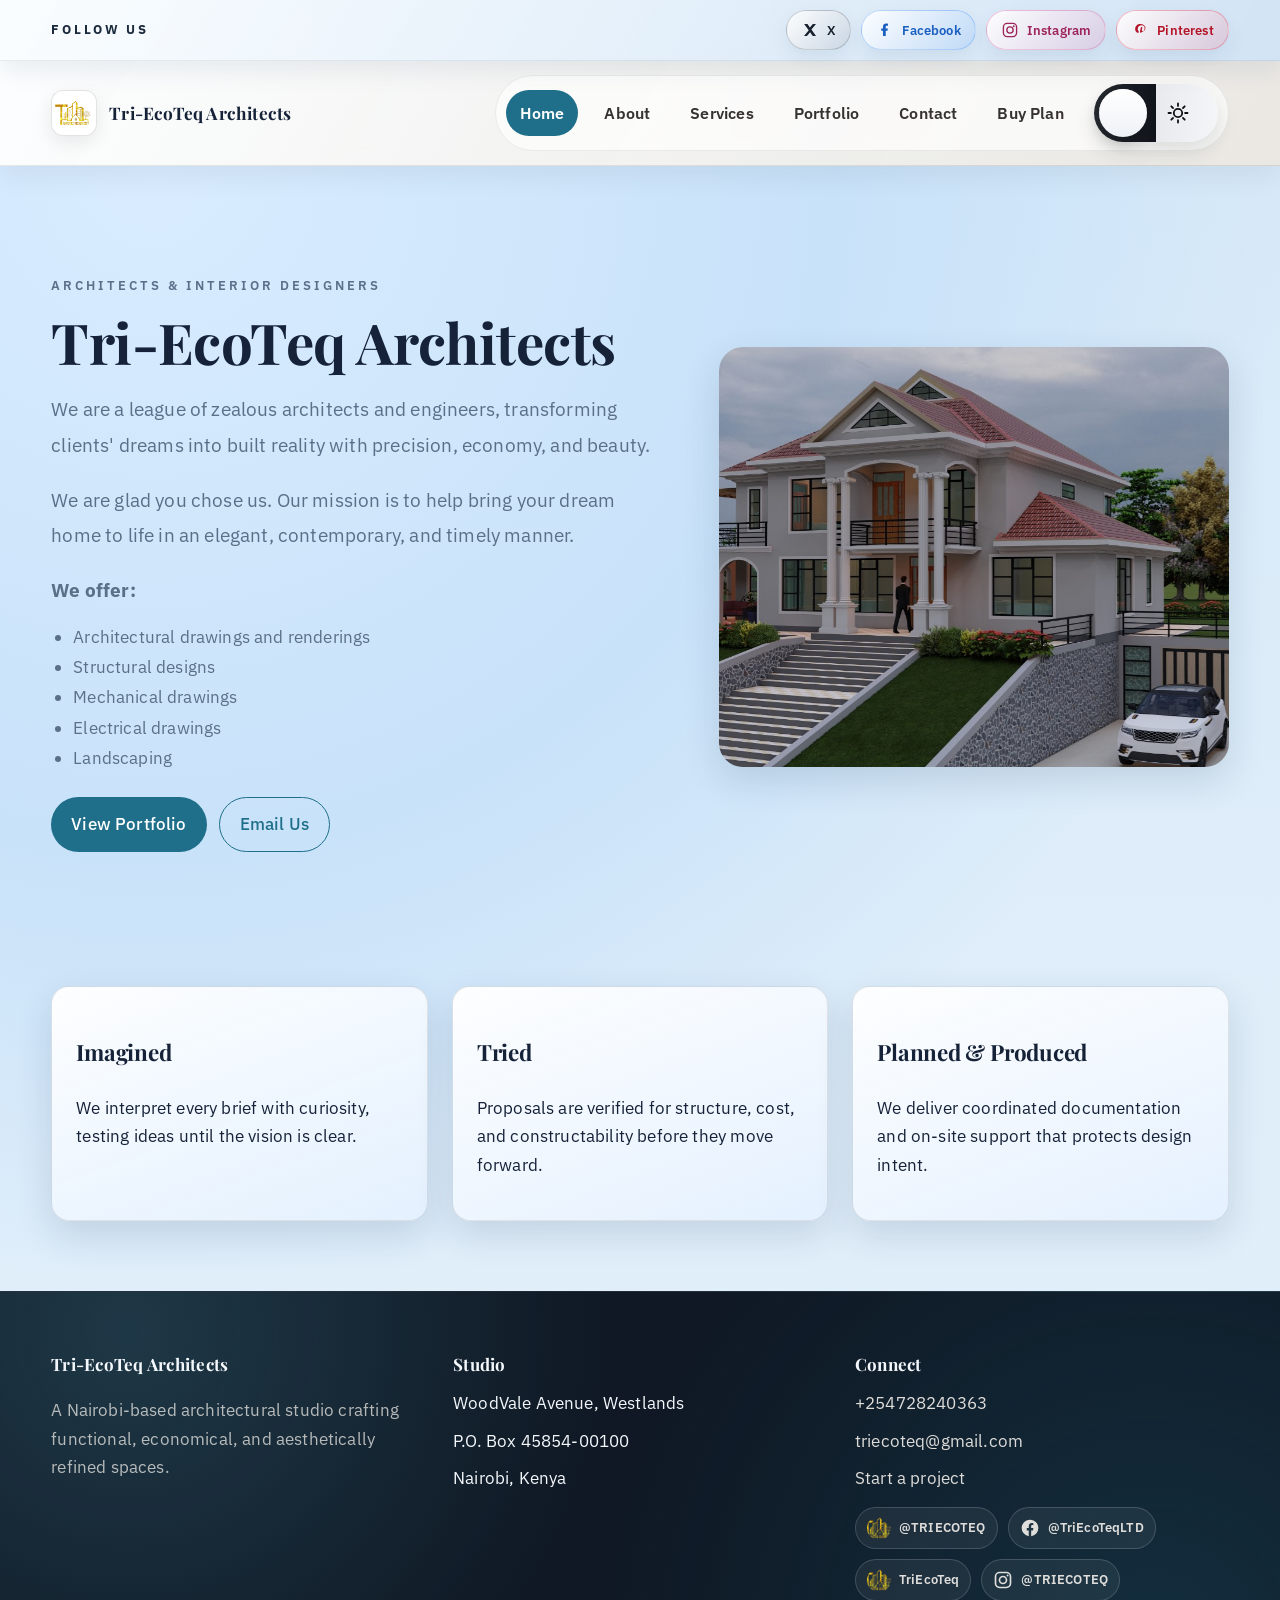
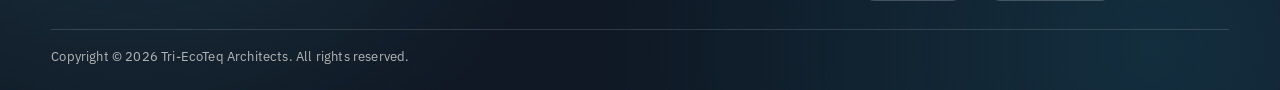
<file: index.html>
<!doctype html>
<html lang="en">
  <head>
    <meta charset="utf-8" />
    <meta name="viewport" content="width=device-width, initial-scale=1" />
    <title>Tri-EcoTeq Architects</title>
    <link rel="icon" type="image/png" href="/assets/favicon/logo-favicon.png" />
    <meta name="description" content="Tri-EcoTeq Architects is a Nairobi-based architectural and interior design studio creating functional, economical, and aesthetically refined spaces." />
    <link rel="preconnect" href="https://fonts.googleapis.com" />
    <link rel="preconnect" href="https://fonts.gstatic.com" crossorigin />
    <link href="https://fonts.googleapis.com/css2?family=Playfair+Display:wght@400;600;700&family=IBM+Plex+Sans:wght@300;400;500;600&display=swap" rel="stylesheet" />
    <link rel="stylesheet" href="/assets/theme-toggle.css" />
    <link rel="stylesheet" href="/assets/page-loader.css" />
    <link rel="stylesheet" href="/assets/social-bar.css" />
    <style>
      :root {
        --bg: #e3f0fb;
        --bg-alt: #d7e7f6;
        --text: #152238;
        --muted: #5a6f88;
        --accent: #1f6f8b;
        --accent-2: #4f9db5;
        --card: #f7fbff;
        --border: rgba(21, 34, 56, 0.12);
        --shadow: 0 14px 36px rgba(22, 51, 84, 0.14);
      }

      * {
        box-sizing: border-box;
      }

      body {
        margin: 0;
        font-family: "IBM Plex Sans", sans-serif;
        color: var(--text);
        background:
          radial-gradient(circle at 12% 10%, #d9ecff 0%, #c8e2f9 36%, transparent 60%),
          linear-gradient(180deg, #d5e8f8 0%, #deedf9 52%, var(--bg) 100%);
        font-size: 17px;
        line-height: 1.7;
        letter-spacing: 0.01em;
      }

      a {
        color: inherit;
        text-decoration: none;
      }

      main {
        min-height: 70vh;
      }

      .container {
        width: min(1280px, 92%);
        margin: 0 auto;
      }

      .site-header {
        position: sticky;
        top: 0;
        z-index: 20;
        background: linear-gradient(120deg, rgba(255, 255, 255, 0.92), rgba(236, 231, 223, 0.9));
        backdrop-filter: blur(12px);
        border-bottom: 1px solid rgba(28, 27, 26, 0.1);
        box-shadow: 0 10px 26px rgba(20, 20, 20, 0.06);
      }

      .nav {
        display: flex;
        align-items: center;
        justify-content: space-between;
        padding: 14px 0;
        gap: 16px;
      }

      .brand {
        display: flex;
        align-items: center;
        gap: 12px;
        font-family: "Playfair Display", serif;
        flex-shrink: 0;
      }

      .brand-text {
        font-size: 1.08rem;
        font-weight: 700;
        letter-spacing: 0.2px;
      }

      .brand-mark {
        width: 46px;
        height: 46px;
        border-radius: 12px;
        overflow: hidden;
        border: 1px solid rgba(28, 27, 26, 0.12);
        background: #fff;
        display: inline-flex;
        align-items: center;
        justify-content: center;
        box-shadow: 0 6px 18px rgba(0, 0, 0, 0.08);
      }

      .brand-mark img {
        width: 100%;
        height: 100%;
        object-fit: contain;
        display: block;
      }

      .nav-links {
        display: flex;
        gap: 12px;
        align-items: center;
        font-size: 15.5px;
        background: rgba(255, 255, 255, 0.66);
        border: 1px solid rgba(28, 27, 26, 0.08);
        border-radius: 999px;
        padding: 8px 10px;
      }

      .nav-links a {
        padding: 10px 14px;
        border-radius: 999px;
        font-weight: 600;
        color: #35322f;
        transition: background-color 0.2s ease, color 0.2s ease, transform 0.2s ease;
      }

      .nav-links a:hover {
        background: rgba(58, 90, 75, 0.12);
        color: var(--accent);
        transform: translateY(-1px);
      }

      .nav-links a.active {
        font-weight: 600;
        color: #fff;
        background: var(--accent);
        text-decoration: none;
      }

      .nav-links .cta {
        background: transparent;
        color: #35322f;
      }

      .nav-links .cta:hover {
        background: rgba(58, 90, 75, 0.12);
        color: var(--accent);
      }

      .hero {
        padding: 96px 0 64px;
      }

      .hero-grid {
        display: grid;
        grid-template-columns: repeat(auto-fit, minmax(300px, 1fr));
        gap: 44px;
        align-items: center;
      }

      .hero-image {
        height: 420px;
        border-radius: 24px;
        background-size: cover;
        background-position: center;
        box-shadow: var(--shadow);
        position: relative;
        overflow: hidden;
      }

      .hero-slide {
        position: absolute;
        inset: 0;
        background-size: cover;
        background-position: center;
        transform: scale(1);
        animation: heroZoom 18s ease-in-out infinite alternate;
        will-change: transform;
      }

      @keyframes heroZoom {
        0% {
          transform: scale(1) translate(0%, 0%);
        }
        100% {
          transform: scale(1.12) translate(-2%, -2%);
        }
      }

      .eyebrow {
        text-transform: uppercase;
        letter-spacing: 3px;
        font-size: 13px;
        font-weight: 600;
        color: var(--muted);
      }

      h1, h2, h3 {
        font-family: "Playfair Display", serif;
        font-weight: 700;
        letter-spacing: -0.01em;
      }

      h1 {
        font-size: clamp(3rem, 4.4vw, 4.2rem);
        margin: 12px 0 16px;
        line-height: 1.12;
      }

      h2 {
        font-size: clamp(1.9rem, 3vw, 2.3rem);
        line-height: 1.2;
      }

      h3 {
        font-size: clamp(1.2rem, 2.1vw, 1.4rem);
      }

      p,
      li {
        font-size: 1.05rem;
      }

      .lead {
        font-size: 1.18rem;
        color: var(--muted);
        line-height: 1.9;
      }

      .hero-actions {
        display: flex;
        gap: 12px;
        margin-top: 24px;
        flex-wrap: wrap;
      }

      .button {
        padding: 12px 20px;
        border-radius: 999px;
        background: var(--accent);
        color: #fff;
        font-weight: 500;
        border: none;
        display: inline-flex;
        align-items: center;
        justify-content: center;
        transition: transform 0.2s ease, box-shadow 0.2s ease;
      }

      .button:hover {
        transform: translateY(-2px);
        box-shadow: var(--shadow);
      }

      .button.ghost {
        background: transparent;
        border: 1px solid var(--accent);
        color: var(--accent);
      }

      .section {
        padding: 70px 0;
      }

      @media (min-width: 960px) {
        .hero-grid {
          grid-template-columns: 1.2fr 1fr;
          gap: 56px;
        }
      }

      .section.alt {
        background:
          linear-gradient(145deg, rgba(207, 229, 248, 0.7), rgba(184, 213, 239, 0.78)),
          var(--bg-alt);
      }

      .section-header {
        margin-bottom: 32px;
      }

      .grid-3 {
        display: grid;
        grid-template-columns: repeat(auto-fit, minmax(240px, 1fr));
        gap: 24px;
      }

      .grid-2 {
        display: grid;
        grid-template-columns: repeat(auto-fit, minmax(260px, 1fr));
        gap: 32px;
      }

      .card {
        background: linear-gradient(160deg, rgba(255, 255, 255, 0.95), rgba(228, 240, 254, 0.9));
        padding: 24px;
        border-radius: 18px;
        box-shadow: var(--shadow);
        border: 1px solid var(--border);
        transition: transform 0.22s ease, box-shadow 0.22s ease;
      }

      .card:hover {
        transform: translateY(-4px);
        box-shadow: 0 18px 34px rgba(18, 52, 89, 0.18);
      }

      .project-card {
        display: flex;
        flex-direction: column;
        background: linear-gradient(180deg, rgba(255, 255, 255, 0.96), rgba(226, 239, 254, 0.9));
        border-radius: 18px;
        overflow: hidden;
        border: 1px solid var(--border);
        box-shadow: var(--shadow);
        transition: transform 0.22s ease, box-shadow 0.22s ease;
      }

      .project-card:hover {
        transform: translateY(-5px);
        box-shadow: 0 18px 34px rgba(18, 52, 89, 0.2);
      }

      .project-thumb {
        height: 200px;
        background-size: cover;
        background-position: center;
      }

      .project-meta {
        padding: 16px;
        background: rgba(247, 251, 255, 0.88);
      }

      .split {
        display: grid;
        grid-template-columns: 2fr 1fr;
        gap: 32px;
        align-items: center;
      }

      .signature img {
        width: 100%;
        max-width: 260px;
      }

      .table-wrap {
        overflow-x: auto;
      }

      table {
        width: 100%;
        border-collapse: collapse;
        background: var(--card);
      }

      th, td {
        padding: 14px;
        border-bottom: 1px solid var(--border);
        text-align: left;
      }

      .page-hero {
        padding: 70px 0 40px;
      }

      .filters {
        display: flex;
        gap: 12px;
        margin-bottom: 24px;
      }

      select {
        padding: 10px 14px;
        border-radius: 10px;
        border: 1px solid var(--border);
        background: #fff;
      }

      .gallery {
        display: grid;
        grid-template-columns: repeat(auto-fit, minmax(220px, 1fr));
        gap: 18px;
      }

      .gallery-item {
        height: 200px;
        border-radius: 14px;
        background-size: cover;
        background-position: center;
        box-shadow: var(--shadow);
        border: 1px solid rgba(255, 255, 255, 0.75);
        transition: transform 0.22s ease, box-shadow 0.22s ease;
      }

      .gallery-item:hover {
        transform: translateY(-4px) scale(1.01);
        box-shadow: 0 18px 34px rgba(18, 52, 89, 0.2);
      }

      .team-grid {
        display: grid;
        grid-template-columns: repeat(auto-fit, minmax(220px, 1fr));
        gap: 24px;
      }

      .team-card {
        background: linear-gradient(175deg, rgba(255, 255, 255, 0.97), rgba(230, 241, 255, 0.9));
        border-radius: 18px;
        overflow: hidden;
        box-shadow: var(--shadow);
        border: 1px solid var(--border);
        transition: transform 0.22s ease, box-shadow 0.22s ease;
      }

      .team-card:hover {
        transform: translateY(-5px);
        box-shadow: 0 18px 34px rgba(18, 52, 89, 0.2);
      }

      .team-photo {
        height: 240px;
        background-size: cover;
        background-position: center;
      }

      .team-body {
        padding: 18px;
      }

      .form {
        display: grid;
        gap: 16px;
      }

      .input, .textarea {
        width: 100%;
        padding: 12px 14px;
        border-radius: 12px;
        border: 1px solid var(--border);
        font-family: inherit;
      }

      .textarea {
        min-height: 140px;
      }

      .site-footer {
        background:
          radial-gradient(circle at 10% 10%, rgba(79, 157, 181, 0.24), transparent 40%),
          radial-gradient(circle at 90% 90%, rgba(31, 111, 139, 0.25), transparent 46%),
          #0f1824;
        color: #f4f8fc;
        padding: 58px 0 22px;
        border-top: 1px solid rgba(255, 255, 255, 0.08);
      }

      .footer-grid {
        display: grid;
        grid-template-columns: repeat(auto-fit, minmax(220px, 1fr));
        gap: 28px;
      }

      .footer-title {
        font-weight: 700;
        margin-bottom: 10px;
        font-family: "Playfair Display", serif;
        letter-spacing: 0.25px;
      }

      .footer-bottom {
        margin-top: 28px;
        padding-top: 16px;
        border-top: 1px solid rgba(255, 255, 255, 0.14);
        color: rgba(244, 241, 236, 0.72);
        font-size: 13px;
      }

      .list {
        list-style: none;
        padding: 0;
        margin: 0;
        display: grid;
        gap: 9px;
      }

      .site-footer a {
        color: rgba(244, 241, 236, 0.9);
        text-decoration: none;
        transition: color 0.2s ease;
      }

      .site-footer a:hover {
        color: #8ed5ec;
      }

      .site-footer .muted {
        color: rgba(244, 241, 236, 0.72);
      }

      .social-links {
        display: flex;
        flex-wrap: wrap;
        gap: 10px;
        margin-top: 14px;
      }

      .social-link {
        display: inline-flex;
        align-items: center;
        gap: 8px;
        padding: 8px 11px;
        border-radius: 999px;
        border: 1px solid rgba(255, 255, 255, 0.16);
        background: rgba(255, 255, 255, 0.06);
        color: rgba(244, 241, 236, 0.9);
        font-weight: 600;
        font-size: 13px;
        transition: transform 0.2s ease, border-color 0.2s ease, background-color 0.2s ease, color 0.2s ease;
      }

      .social-link:hover {
        transform: translateY(-1px);
        border-color: rgba(142, 213, 236, 0.6);
        color: #8ed5ec;
        background: rgba(255, 255, 255, 0.12);
      }

      .social-link img {
        width: 24px;
        height: 24px;
        border-radius: 50%;
        object-fit: cover;
        display: block;
      }

      .social-icon {
        width: 20px;
        height: 20px;
      }

      .muted {
        color: var(--muted);
      }

      @media (max-width: 760px) {
        .nav {
          flex-direction: column;
          align-items: flex-start;
        }

        .nav-links {
          width: 100%;
          overflow-x: auto;
          -webkit-overflow-scrolling: touch;
          scrollbar-width: thin;
          justify-content: flex-start;
        }

        .nav-links a {
          white-space: nowrap;
        }

        .split {
          grid-template-columns: 1fr;
        }
      }
    </style>
  </head>
  <body>
    <div class="social-bar">
      <div class="container social-bar-inner">
        <span class="social-bar-label">Follow us</span>
        <nav class="social-bar-links" aria-label="Tri-EcoTeq social media">
          <a class="social-chip social-chip-x" href="https://x.com/TRIECOTEQ" target="_blank" rel="noopener noreferrer" aria-label="Follow Tri-EcoTeq on X">
            <svg viewBox="0 0 24 24" aria-hidden="true" class="chip-icon" fill="currentColor">
              <path d="M4.2 4H8.6l3.3 4.5L15.8 4H20l-6.1 7.4L20 20h-4.3l-3.6-4.9L8 20H4l6.3-7.6z"></path>
            </svg>
            <span class="chip-label">X</span>
          </a>
          <a class="social-chip social-chip-facebook" href="https://www.facebook.com/TriEcoTeqLTD" target="_blank" rel="noopener noreferrer" aria-label="Follow Tri-EcoTeq on Facebook">
            <svg viewBox="0 0 24 24" aria-hidden="true" class="chip-icon" fill="currentColor">
              <path d="M13 20v-7h2.4l.4-3H13V7.7c0-.9.3-1.5 1.7-1.5H16V3.5c-.8-.1-1.7-.2-2.5-.2-2.5 0-4.2 1.5-4.2 4.4V10H7v3h2.3v7z"></path>
            </svg>
            <span class="chip-label">Facebook</span>
          </a>
          <a class="social-chip social-chip-instagram" href="https://www.instagram.com/TRIECOTEQ" target="_blank" rel="noopener noreferrer" aria-label="Follow Tri-EcoTeq on Instagram">
            <svg viewBox="0 0 24 24" aria-hidden="true" class="chip-icon" fill="none" stroke="currentColor" stroke-width="1.8">
              <rect x="3.2" y="3.2" width="17.6" height="17.6" rx="5"></rect>
              <circle cx="12" cy="12" r="4.2"></circle>
              <circle cx="17" cy="7" r="1.2" fill="currentColor" stroke="none"></circle>
            </svg>
            <span class="chip-label">Instagram</span>
          </a>
          <a class="social-chip social-chip-pinterest" href="https://www.pinterest.com/triecoteq" target="_blank" rel="noopener noreferrer" aria-label="Follow Tri-EcoTeq on Pinterest">
            <svg viewBox="0 0 24 24" aria-hidden="true" class="chip-icon" fill="currentColor">
              <path d="M12.1 4a6.4 6.4 0 0 0-6.6 6.6c0 2.7 1.6 4.7 4 5.4.2.1.4 0 .4-.2l.5-1.7c0-.1 0-.2-.1-.3-1-.7-1.3-2-1.3-3.1 0-3 2.2-5.2 5.3-5.2 2.3 0 3.9 1.3 3.9 3.8 0 2.6-1.2 4.3-2.6 4.3-.8 0-1.4-.7-1.2-1.6l.6-2.5c.2-.8 0-1.4-.7-1.4-.6 0-1.2.7-1.4 1.6l-.7 2.8c-.3 1.2-.1 2.8-.1 3.1 0 .1.1.2.2.2 1.5-.6 3.8-1.7 3.8-1.7a6.2 6.2 0 0 0 3.3-5.6C19 6.4 15.9 4 12.2 4z"></path>
            </svg>
            <span class="chip-label">Pinterest</span>
          </a>
        </nav>
      </div>
    </div>
    <div class="page-loader" data-page-loader>
      <div class="page-loader-shell">
        <img class="page-loader-logo" src="/assets/brand/Tri-EcoTeq Architects Logo.png" alt="Tri-EcoTeq Architects logo" />
        <div class="page-loader-cycle" aria-hidden="true"></div>
      </div>
    </div>
    <header class="site-header">
      <div class="container nav">
        <a class="brand" href="index.html">
          <span class="brand-mark">
            <img src="/assets/brand/Tri-EcoTeq Architects Logo.png" alt="Tri-EcoTeq Architects logo" />
          </span>
          <span class="brand-text">Tri-EcoTeq Architects</span>
        </a>
        <nav class="nav-links">
          <a class="active" href="index.html">Home</a>
          <a href="about.html">About</a>
          <a href="services.html">Services</a>
          <a href="portfolio.html">Portfolio</a>
          <a class="cta" href="contact.html">Contact</a>
          <a class="cta" href="buy-plan.html">Buy Plan</a>
          <button class="theme-toggle theme-toggle-nav" data-theme-toggle type="button" aria-label="Toggle light and dark theme" aria-pressed="false" title="Toggle theme">
            <span class="theme-toggle-track" aria-hidden="true"></span>
            <span class="theme-toggle-icon moon" aria-hidden="true">
              <svg viewBox="0 0 24 24" fill="none">
                <path d="M14.8 3.2a8.8 8.8 0 1 0 6 15 8.1 8.1 0 0 1-6.8-8 8.1 8.1 0 0 1 .8-7z" fill="currentColor"></path>
                <path d="M18.5 6.2l.5 1.4 1.4.5-1.4.5-.5 1.4-.5-1.4-1.4-.5 1.4-.5.5-1.4zm2.6 4.4l.3.9.9.3-.9.3-.3.9-.3-.9-.9-.3.9-.3.3-.9z" fill="currentColor"></path>
              </svg>
            </span>
            <span class="theme-toggle-icon sun" aria-hidden="true">
              <svg viewBox="0 0 24 24" fill="none" stroke="currentColor" stroke-width="1.8" stroke-linecap="round">
                <circle cx="12" cy="12" r="4.2"></circle>
                <path d="M12 2.5v2.4M12 19.1v2.4M21.5 12h-2.4M4.9 12H2.5M18.7 5.3l-1.7 1.7M7 17l-1.7 1.7M18.7 18.7L17 17M7 7l-1.7-1.7"></path>
              </svg>
            </span>
            <span class="theme-toggle-thumb" aria-hidden="true"></span>
          </button>
        </nav>
      </div>
    </header>

    <main>
      <section id="home" class="hero">
        <div class="container hero-grid">
          <div>
            <p class="eyebrow">Architects & Interior Designers</p>
            <h1>Tri-EcoTeq Architects</h1>
            <p class="lead">
              We are a league of zealous architects and engineers, transforming clients' dreams into built reality with precision, economy, and beauty.
            </p>
            <p class="lead">
              We are glad you chose us. Our mission is to help bring your dream home to life in an elegant, contemporary, and timely manner.
            </p>
            <p class="lead"><strong>We offer:</strong></p>
            <ul class="lead" style="margin-top: -6px; margin-bottom: 22px; padding-left: 22px; line-height: 1.8;">
              <li>Architectural drawings and renderings</li>
              <li>Structural designs</li>
              <li>Mechanical drawings</li>
              <li>Electrical drawings</li>
              <li>Landscaping</li>
            </ul>
            <div class="hero-actions">
              <a class="button" href="portfolio.html">View Portfolio</a>
              <a class="button ghost" href="mailto:triecoteq@gmail.com">Email Us</a>
            </div>
          </div>
          <div class="hero-image">
            <div class="hero-slide" style="background-image: url('/assets/hero/Proj%201.jpg');"></div>
          </div>
        </div>
      </section>

      <section class="section">
        <div class="container">
          <div class="grid-3">
            <div class="card">
              <h3>Imagined</h3>
              <p>We interpret every brief with curiosity, testing ideas until the vision is clear.</p>
            </div>
            <div class="card">
              <h3>Tried</h3>
              <p>Proposals are verified for structure, cost, and constructability before they move forward.</p>
            </div>
            <div class="card">
              <h3>Planned & Produced</h3>
              <p>We deliver coordinated documentation and on-site support that protects design intent.</p>
            </div>
          </div>
        </div>
      </section>

      
    </main>

    <footer class="site-footer">
      <div class="container footer-grid">
        <div>
          <div class="footer-title">Tri-EcoTeq Architects</div>
          <p class="muted">A Nairobi-based architectural studio crafting functional, economical, and aesthetically refined spaces.</p>
        </div>
        <div>
          <div class="footer-title">Studio</div>
          <ul class="list">
            <li>WoodVale Avenue, Westlands</li>
            <li>P.O. Box 45854-00100</li>
            <li>Nairobi, Kenya</li>
          </ul>
        </div>
        <div>
          <div class="footer-title">Connect</div>
          <ul class="list">
            <li><a href="tel:+254728240363">+254728240363</a></li>
            <li><a href="mailto:triecoteq@gmail.com">triecoteq@gmail.com</a></li>
            <li><a href="contact.html">Start a project</a></li>
          </ul>
          <div class="social-links" aria-label="Social media">
            <a class="social-link" href="https://x.com/TRIECOTEQ" target="_blank" rel="noopener noreferrer" aria-label="X (Twitter)">
              <img src="/assets/brand/Tri-EcoTeq Architects Logo.png" alt="Tri-EcoTeq on X" />
              <span>@TRIECOTEQ</span>
            </a>
            <a class="social-link" href="https://www.facebook.com/TriEcoTeqLTD" target="_blank" rel="noopener noreferrer" aria-label="Facebook">
              <svg class="social-icon" viewBox="0 0 24 24" fill="currentColor" aria-hidden="true">
                <path d="M22 12a10 10 0 1 0-11.5 9.9v-7h-2.4V12h2.4V9.8c0-2.4 1.4-3.7 3.5-3.7 1 0 2 .18 2 .18v2.2h-1.1c-1.1 0-1.5.7-1.5 1.4V12h2.6l-.4 2.9h-2.2v7A10 10 0 0 0 22 12z"></path>
              </svg>
              <span>@TriEcoTeqLTD</span>
            </a>
            <a class="social-link" href="https://www.pinterest.com/triecoteq" target="_blank" rel="noopener noreferrer" aria-label="Pinterest">
              <img src="/assets/brand/tri-ecoteq-architects-logo.png" alt="Tri-EcoTeq on Pinterest" />
              <span>TriEcoTeq</span>
            </a>
            <a class="social-link" href="https://www.instagram.com/TRIECOTEQ" target="_blank" rel="noopener noreferrer" aria-label="Instagram">
              <svg class="social-icon" viewBox="0 0 24 24" fill="none" stroke="currentColor" stroke-width="2" aria-hidden="true">
                <rect x="3" y="3" width="18" height="18" rx="5"></rect>
                <circle cx="12" cy="12" r="4.2"></circle>
                <circle cx="17.5" cy="6.5" r="1.2" fill="currentColor" stroke="none"></circle>
              </svg>
              <span>@TRIECOTEQ</span>
            </a>
          </div>
        </div>
      </div>
      <div class="container footer-bottom">Copyright &copy; 2026 Tri-EcoTeq Architects. All rights reserved.</div>
    </footer>

    <script src="/assets/page-loader.js"></script>
    <script src="/assets/theme-toggle.js"></script>
    <script>
      const categoryFilter = document.getElementById("categoryFilter");
      const yearFilter = document.getElementById("yearFilter");
      const projectCards = document.querySelectorAll("#projectsGrid .project-card");

      function applyFilters() {
        if (!projectCards.length) return;
        const cat = categoryFilter ? categoryFilter.value : "all";
        const year = yearFilter ? yearFilter.value : "all";

        projectCards.forEach(card => {
          const matchesCat = cat === "all" || card.dataset.category === cat;
          const matchesYear = year === "all" || card.dataset.year === year;
          card.style.display = matchesCat && matchesYear ? "flex" : "none";
        });
      }

      if (categoryFilter && yearFilter) {
        categoryFilter.addEventListener("change", applyFilters);
        yearFilter.addEventListener("change", applyFilters);
      }

      
    </script>
  </body>
</html>
</file>
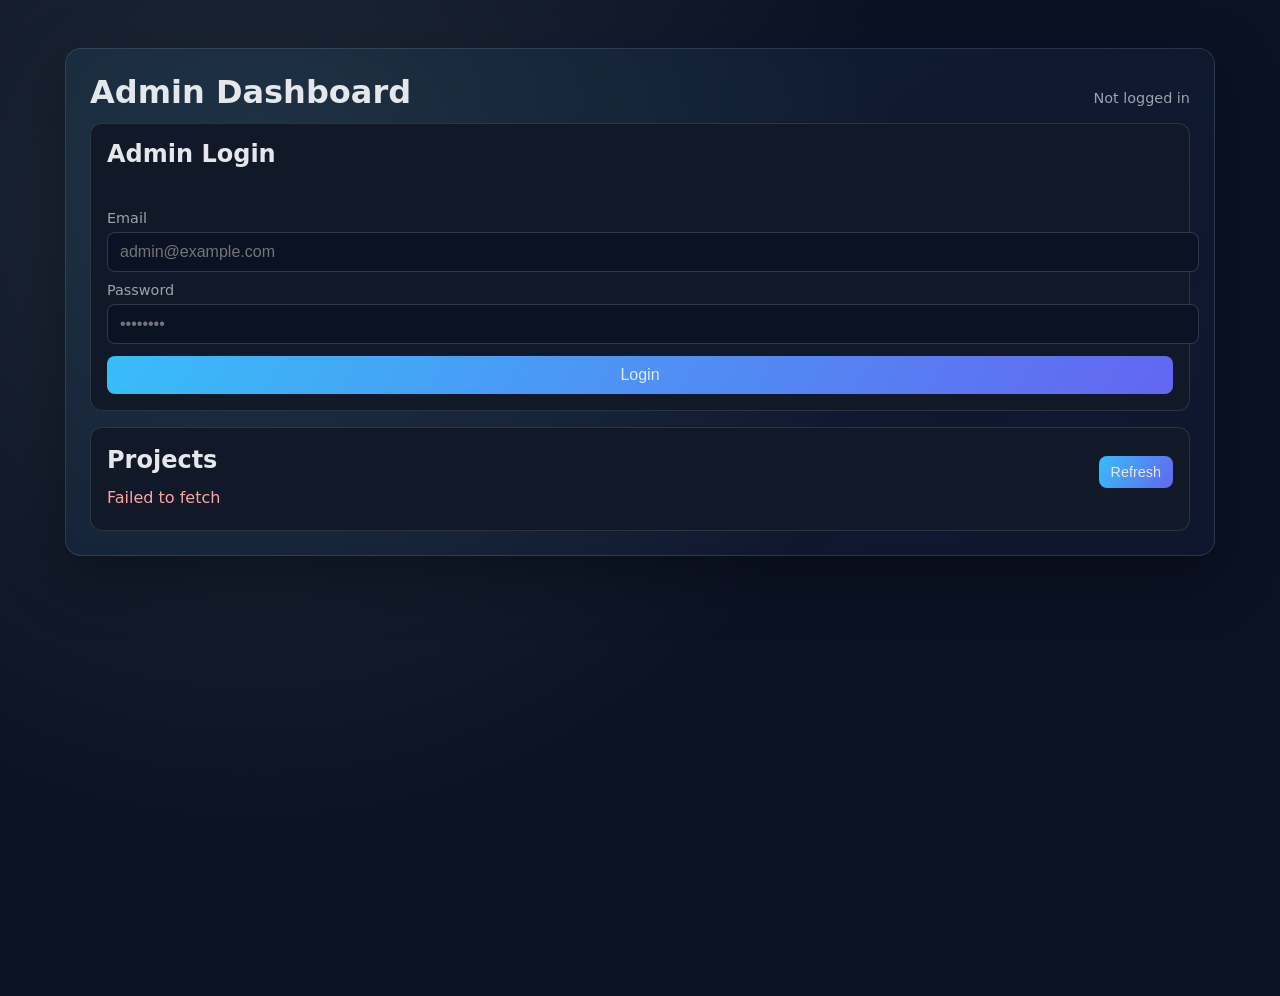
<file: admin/index.html>
<!DOCTYPE html>
<html lang="en">
<head>
  <meta charset="UTF-8" />
  <meta name="viewport" content="width=device-width, initial-scale=1.0" />
  <title>Tri-EcoTeq Admin</title>
  <style>
    :root {
      --bg: #0f172a;
      --card: #111827;
      --accent: #38bdf8;
      --text: #e5e7eb;
      --muted: #9ca3af;
      --danger: #ef4444;
    }
    body {
      margin: 0;
      font-family: "Segoe UI", system-ui, -apple-system, sans-serif;
      background: radial-gradient(circle at 20% 20%, #1f2937, #0b1224 50%), var(--bg);
      color: var(--text);
      min-height: 100vh;
      display: flex;
      justify-content: center;
      align-items: flex-start;
      padding: 48px 16px;
    }
    .shell {
      width: min(1100px, 100%);
      background: linear-gradient(145deg, rgba(56, 189, 248, 0.08), rgba(99, 102, 241, 0.05));
      border: 1px solid rgba(148, 163, 184, 0.2);
      border-radius: 16px;
      box-shadow: 0 20px 60px rgba(0,0,0,0.35);
      padding: 24px;
      backdrop-filter: blur(6px);
    }
    h1, h2 { margin: 0 0 12px; }
    .grid { display: grid; gap: 16px; }
    .grid-2 { grid-template-columns: repeat(auto-fit, minmax(320px, 1fr)); }
    .card {
      background: var(--card);
      border: 1px solid rgba(148, 163, 184, 0.2);
      border-radius: 12px;
      padding: 16px;
    }
    label { display: block; margin: 10px 0 6px; color: var(--muted); font-size: 0.9rem; }
    input, textarea, select, button {
      width: 100%;
      padding: 10px 12px;
      border-radius: 8px;
      border: 1px solid rgba(148, 163, 184, 0.25);
      background: #0b1224;
      color: var(--text);
      font-size: 1rem;
    }
    textarea { min-height: 80px; resize: vertical; }
    button {
      margin-top: 12px;
      border: none;
      background: linear-gradient(120deg, #38bdf8, #6366f1);
      cursor: pointer;
      transition: transform 120ms ease, box-shadow 120ms ease;
    }
    button:hover { transform: translateY(-1px); box-shadow: 0 10px 20px rgba(56,189,248,0.25); }
    .danger { background: var(--danger); }
    .muted { color: var(--muted); font-size: 0.95rem; }
    .projects { display: grid; grid-template-columns: repeat(auto-fit, minmax(260px, 1fr)); gap: 12px; }
    .project-card img {
      width: 100%;
      height: 160px;
      object-fit: cover;
      border-radius: 10px;
      border: 1px solid rgba(148, 163, 184, 0.2);
    }
    .flex { display: flex; gap: 8px; }
    .flex-between { display: flex; justify-content: space-between; align-items: center; }
    .pill { padding: 4px 10px; border-radius: 999px; background: rgba(56,189,248,0.15); color: #67e8f9; font-size: 0.8rem; }
    .status { margin-bottom: 6px; min-height: 20px; }
    .hidden { display: none !important; }
    .small { font-size: 0.9rem; }
  </style>
</head>
<body>
  <div class="shell">
    <div class="flex-between">
      <h1>Admin Dashboard</h1>
      <div id="loginState" class="muted small"></div>
    </div>
    <div class="grid grid-2">
      <div class="card" id="loginCard">
        <h2>Admin Login</h2>
        <div class="status" id="loginStatus"></div>
        <label for="email">Email</label>
        <input id="email" type="email" placeholder="admin@example.com" autocomplete="username" />
        <label for="password">Password</label>
        <input id="password" type="password" placeholder="••••••••" autocomplete="current-password" />
        <button id="loginBtn">Login</button>
      </div>

      <div class="card hidden" id="createCard">
        <h2>Create Project</h2>
        <div class="status" id="createStatus"></div>
        <label for="title">Title</label>
        <input id="title" type="text" placeholder="Project title" />
        <label for="description">Description</label>
        <textarea id="description" placeholder="Brief description"></textarea>
        <label for="category">Category</label>
        <input id="category" type="text" placeholder="Residential / Commercial / ..." />
        <label for="image">Image</label>
        <input id="image" type="file" accept="image/*" />
        <button id="createBtn">Upload Project</button>
      </div>
    </div>

    <div class="card" style="margin-top:16px;">
      <div class="flex-between">
        <h2>Projects</h2>
        <button class="small" id="refreshBtn" style="width:auto;padding:8px 12px;">Refresh</button>
      </div>
      <div class="status" id="listStatus"></div>
      <div class="projects" id="projectList"></div>
    </div>
  </div>

  <script>
    // Use Render backend base URL (no extra path)
    const API_BASE = 'https://triecoteq-backend.onrender.com';

    const els = {
      loginCard: document.getElementById('loginCard'),
      createCard: document.getElementById('createCard'),
      loginStatus: document.getElementById('loginStatus'),
      createStatus: document.getElementById('createStatus'),
      listStatus: document.getElementById('listStatus'),
      loginState: document.getElementById('loginState'),
      email: document.getElementById('email'),
      password: document.getElementById('password'),
      title: document.getElementById('title'),
      description: document.getElementById('description'),
      category: document.getElementById('category'),
      image: document.getElementById('image'),
      projectList: document.getElementById('projectList'),
      loginBtn: document.getElementById('loginBtn'),
      createBtn: document.getElementById('createBtn'),
      refreshBtn: document.getElementById('refreshBtn'),
    };

    const tokenKey = 'triecoteq_admin_token';

    const setStatus = (el, msg, ok = true) => {
      if (!el) return;
      el.textContent = msg || '';
      el.style.color = msg ? (ok ? '#67e8f9' : '#fca5a5') : 'inherit';
    };

    const getToken = () => localStorage.getItem(tokenKey);
    const setToken = (t) => localStorage.setItem(tokenKey, t);
    const clearToken = () => localStorage.removeItem(tokenKey);

    const authHeaders = () => ({
      Authorization: `Bearer ${getToken()}`,
    });

    const toggleAuthUI = (authed) => {
      els.loginCard.classList.toggle('hidden', authed);
      els.createCard.classList.toggle('hidden', !authed);
      els.loginState.textContent = authed ? 'Logged in' : 'Not logged in';
    };

    async function login() {
      setStatus(els.loginStatus, 'Logging in...', true);
      try {
        const body = { email: els.email.value.trim(), password: els.password.value };
        const res = await fetch(`${API_BASE}/api/admin/login`, {
          method: 'POST',
          headers: { 'Content-Type': 'application/json' },
          body: JSON.stringify(body),
        });
        if (!res.ok) throw new Error('Invalid credentials');
        const data = await res.json();
        setToken(data.token);
        toggleAuthUI(true);
        setStatus(els.loginStatus, 'Logged in', true);
        await loadProjects();
      } catch (err) {
        setStatus(els.loginStatus, err.message || 'Login failed', false);
      }
    }

    async function loadProjects() {
      setStatus(els.listStatus, 'Loading...', true);
      try {
        const res = await fetch(`${API_BASE}/api/projects`, { cache: 'no-store' });
        if (!res.ok) throw new Error(`HTTP ${res.status}`);
        const projects = await res.json();
        renderProjects(projects);
        setStatus(els.listStatus, `Loaded ${projects.length} projects`, true);
      } catch (err) {
        setStatus(els.listStatus, err.message || 'Failed to load projects', false);
      }
    }

    function renderProjects(projects) {
      els.projectList.innerHTML = projects
        .map(
          (p) => `
          <div class="card project-card">
            <img src="${API_BASE}${p.imageUrl || ''}" alt="${p.title}" onerror="this.src='https://via.placeholder.com/400x260?text=No+Image'">
            <div class="flex-between" style="margin:10px 0;">
              <h3 style="margin:0;">${p.title}</h3>
              <span class="pill">${p.category || 'Project'}</span>
            </div>
            <p class="muted small" style="min-height:48px;">${p.description}</p>
            <div class="flex">
              <button class="danger small" style="padding:8px;" onclick="deleteProject('${p._id}')">Delete</button>
            </div>
          </div>
        `
        )
        .join('');
    }

    async function createProject() {
      if (!getToken()) {
        setStatus(els.createStatus, 'Please login first', false);
        return;
      }
      const formData = new FormData();
      formData.append('title', els.title.value.trim());
      formData.append('description', els.description.value.trim());
      formData.append('category', els.category.value.trim());
      if (els.image.files[0]) formData.append('image', els.image.files[0]);

      setStatus(els.createStatus, 'Uploading...', true);
      try {
        const res = await fetch(`${API_BASE}/api/admin/projects`, {
          method: 'POST',
          headers: authHeaders(),
          body: formData,
        });
        if (!res.ok) throw new Error(`HTTP ${res.status}`);
        setStatus(els.createStatus, 'Project created', true);
        els.title.value = '';
        els.description.value = '';
        els.category.value = '';
        els.image.value = '';
        await loadProjects();
      } catch (err) {
        setStatus(els.createStatus, err.message || 'Failed to create project', false);
      }
    }

    async function deleteProject(id) {
      if (!getToken()) {
        alert('Login first');
        return;
      }
      if (!confirm('Delete this project?')) return;
      setStatus(els.listStatus, 'Deleting...', true);
      try {
        const res = await fetch(`${API_BASE}/api/admin/projects/${id}`, {
          method: 'DELETE',
          headers: authHeaders(),
        });
        if (!res.ok) throw new Error(`HTTP ${res.status}`);
        await loadProjects();
      } catch (err) {
        setStatus(els.listStatus, err.message || 'Delete failed', false);
      }
    }

    // expose for inline onclick
    window.deleteProject = deleteProject;

    // Event bindings
    els.loginBtn.addEventListener('click', login);
    els.createBtn.addEventListener('click', createProject);
    els.refreshBtn.addEventListener('click', loadProjects);

    // Init
    (async () => {
      const hasToken = Boolean(getToken());
      toggleAuthUI(hasToken);
      await loadProjects();
    })();
  </script>
</body>
</html>
</file>
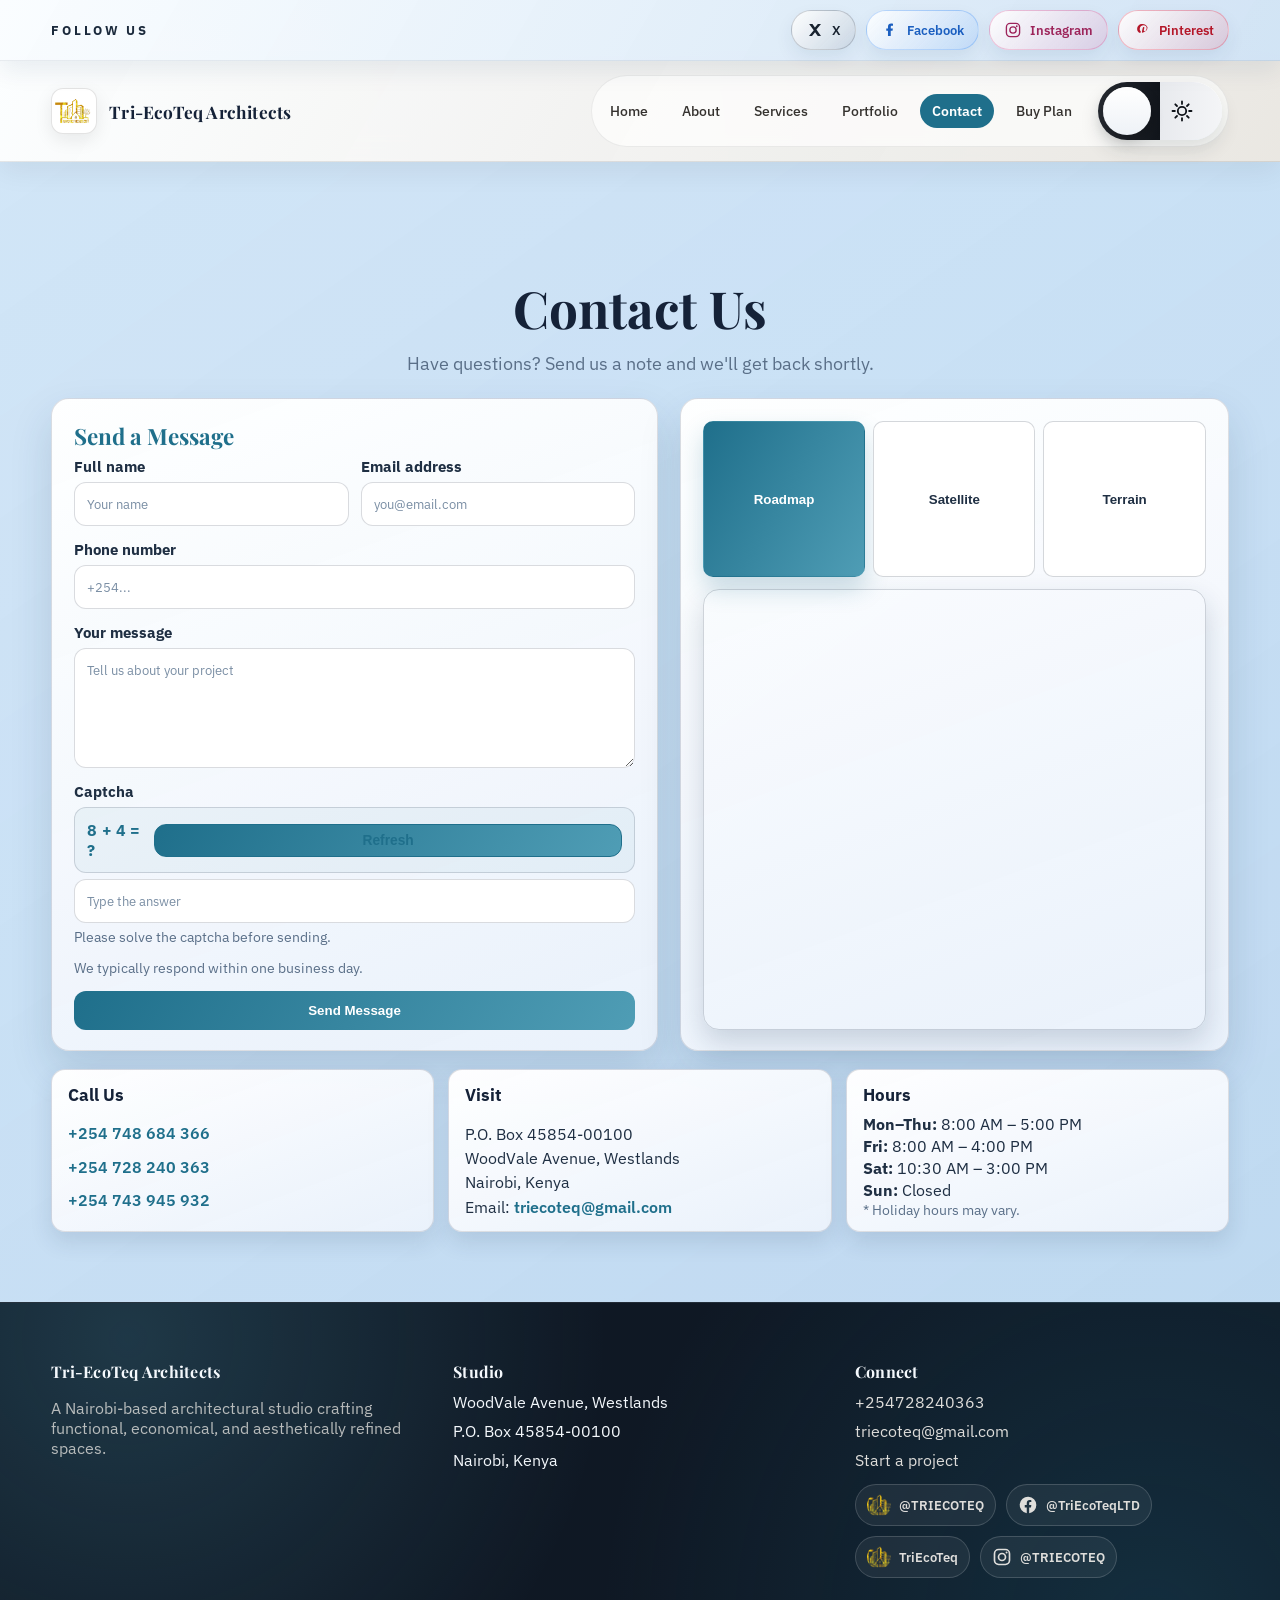
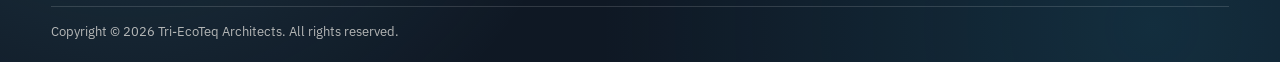
<file: contact.html>
<!doctype html>
<html lang="en">
  <head>
    <meta charset="utf-8" />
    <meta name="viewport" content="width=device-width, initial-scale=1" />
    <title>Contact | Tri-EcoTeq Architects</title>
    <link rel="icon" type="image/png" href="/assets/favicon/logo-favicon.png" />
    <meta name="description" content="Tri-EcoTeq Architects is a Nairobi-based architectural and interior design studio creating functional, economical, and aesthetically refined spaces." />
    <link rel="preconnect" href="https://fonts.googleapis.com" />
    <link rel="preconnect" href="https://fonts.gstatic.com" crossorigin />
    <link href="https://fonts.googleapis.com/css2?family=Playfair+Display:wght@400;600;700&family=IBM+Plex+Sans:wght@300;400;500;600&display=swap" rel="stylesheet" />
    <link rel="stylesheet" href="/assets/theme-toggle.css" />
    <link rel="stylesheet" href="/assets/page-loader.css" />
    <link rel="stylesheet" href="/assets/social-bar.css" />
    <style>
      :root {
        --bg: #e3f0fb;
        --bg-alt: #d7e7f6;
        --text: #152238;
        --muted: #5a6f88;
        --accent: #1f6f8b;
        --accent-2: #4f9db5;
        --card: #f7fbff;
        --border: rgba(21, 34, 56, 0.12);
        --shadow: 0 14px 36px rgba(22, 51, 84, 0.14);
      }

      * {
        box-sizing: border-box;
      }

      body {
        margin: 0;
        font-family: "IBM Plex Sans", sans-serif;
        color: var(--text);
        background:
          radial-gradient(circle at 12% 10%, #d9ecff 0%, #c8e2f9 36%, transparent 60%),
          linear-gradient(180deg, #d5e8f8 0%, #deedf9 52%, var(--bg) 100%);
      }

      a {
        color: inherit;
        text-decoration: none;
      }

      main {
        min-height: 70vh;
      }

      .container {
        width: min(1200px, 92%);
        margin: 0 auto;
      }

      .site-header {
        position: sticky;
        top: 0;
        z-index: 20;
        background: linear-gradient(120deg, rgba(255, 255, 255, 0.92), rgba(236, 231, 223, 0.9));
        backdrop-filter: blur(12px);
        border-bottom: 1px solid rgba(28, 27, 26, 0.1);
        box-shadow: 0 10px 26px rgba(20, 20, 20, 0.06);
      }

      .nav {
        display: flex;
        align-items: center;
        justify-content: space-between;
        padding: 14px 0;
        gap: 16px;
      }

      .brand {
        display: flex;
        align-items: center;
        gap: 12px;
        font-family: "Playfair Display", serif;
        flex-shrink: 0;
      }

      .brand-text {
        font-size: 1.08rem;
        font-weight: 700;
        letter-spacing: 0.2px;
      }

      .brand-mark {
        width: 46px;
        height: 46px;
        border-radius: 12px;
        overflow: hidden;
        border: 1px solid rgba(28, 27, 26, 0.12);
        background: #fff;
        display: inline-flex;
        align-items: center;
        justify-content: center;
        box-shadow: 0 6px 18px rgba(0, 0, 0, 0.08);
      }

      .brand-mark img {
        width: 100%;
        height: 100%;
        object-fit: contain;
        display: block;
      }

      .nav-links {
        display: flex;
        gap: 10px;
        align-items: center;
        font-size: 14px;
        background: rgba(255, 255, 255, 0.66);
        border: 1px solid rgba(28, 27, 26, 0.08);
        border-radius: 999px;
        padding: 6px;
      }

      .nav-links a {
        padding: 8px 12px;
        border-radius: 999px;
        font-weight: 500;
        color: #35322f;
        transition: background-color 0.2s ease, color 0.2s ease, transform 0.2s ease;
      }

      .nav-links a:hover {
        background: rgba(58, 90, 75, 0.12);
        color: var(--accent);
        transform: translateY(-1px);
      }

      .nav-links a.active {
        font-weight: 600;
        color: #fff;
        background: var(--accent);
        text-decoration: none;
      }

      .nav-links .cta {
        background: transparent;
        color: #35322f;
      }

      .nav-links .cta:hover {
        background: rgba(58, 90, 75, 0.12);
        color: var(--accent);
      }

      .hero {
        padding: 80px 0 60px;
      }

      .hero-grid {
        display: grid;
        grid-template-columns: repeat(auto-fit, minmax(280px, 1fr));
        gap: 40px;
        align-items: center;
      }

      .hero-image {
        height: 420px;
        border-radius: 24px;
        background-size: cover;
        background-position: center;
        box-shadow: var(--shadow);
        position: relative;
        overflow: hidden;
      }

      .hero-slide {
        position: absolute;
        inset: 0;
        background-size: cover;
        background-position: center;
        transform: scale(1);
        animation: heroZoom 18s ease-in-out infinite alternate;
        will-change: transform;
      }

      @keyframes heroZoom {
        0% {
          transform: scale(1) translate(0%, 0%);
        }
        100% {
          transform: scale(1.12) translate(-2%, -2%);
        }
      }

      .eyebrow {
        text-transform: uppercase;
        letter-spacing: 2px;
        font-size: 12px;
        color: var(--muted);
      }

      h1, h2, h3 {
        font-family: "Playfair Display", serif;
      }

      h1 {
        font-size: clamp(2.5rem, 4vw, 3.6rem);
        margin: 12px 0;
      }

      .lead {
        font-size: 1.1rem;
        color: var(--muted);
        line-height: 1.8;
      }

      .hero-actions {
        display: flex;
        gap: 12px;
        margin-top: 24px;
        flex-wrap: wrap;
      }

      .button {
        padding: 12px 20px;
        border-radius: 999px;
        background: var(--accent);
        color: #fff;
        font-weight: 500;
        border: none;
        display: inline-flex;
        align-items: center;
        justify-content: center;
        transition: transform 0.2s ease, box-shadow 0.2s ease;
      }

      .button:hover {
        transform: translateY(-2px);
        box-shadow: var(--shadow);
      }

      .button.ghost {
        background: transparent;
        border: 1px solid var(--accent);
        color: var(--accent);
      }

      .section {
        padding: 70px 0;
      }

      .section.alt {
        background:
          linear-gradient(145deg, rgba(207, 229, 248, 0.7), rgba(184, 213, 239, 0.78)),
          var(--bg-alt);
      }

      .section-header {
        margin-bottom: 32px;
      }

      .grid-3 {
        display: grid;
        grid-template-columns: repeat(auto-fit, minmax(240px, 1fr));
        gap: 24px;
      }

      .grid-2 {
        display: grid;
        grid-template-columns: repeat(auto-fit, minmax(260px, 1fr));
        gap: 32px;
      }

      .card {
        background: linear-gradient(160deg, rgba(255, 255, 255, 0.95), rgba(228, 240, 254, 0.9));
        padding: 24px;
        border-radius: 18px;
        box-shadow: var(--shadow);
        border: 1px solid var(--border);
        transition: transform 0.22s ease, box-shadow 0.22s ease;
      }

      .card:hover {
        transform: translateY(-4px);
        box-shadow: 0 18px 34px rgba(18, 52, 89, 0.18);
      }

      .project-card {
        display: flex;
        flex-direction: column;
        background: linear-gradient(180deg, rgba(255, 255, 255, 0.96), rgba(226, 239, 254, 0.9));
        border-radius: 18px;
        overflow: hidden;
        border: 1px solid var(--border);
        box-shadow: var(--shadow);
        transition: transform 0.22s ease, box-shadow 0.22s ease;
      }

      .project-card:hover {
        transform: translateY(-5px);
        box-shadow: 0 18px 34px rgba(18, 52, 89, 0.2);
      }

      .project-thumb {
        height: 200px;
        background-size: cover;
        background-position: center;
      }

      .project-meta {
        padding: 16px;
        background: rgba(247, 251, 255, 0.88);
      }

      .split {
        display: grid;
        grid-template-columns: 2fr 1fr;
        gap: 32px;
        align-items: center;
      }

      .signature img {
        width: 100%;
        max-width: 260px;
      }

      .table-wrap {
        overflow-x: auto;
      }

      table {
        width: 100%;
        border-collapse: collapse;
        background: var(--card);
      }

      th, td {
        padding: 14px;
        border-bottom: 1px solid var(--border);
        text-align: left;
      }

      .page-hero {
        padding: 70px 0 40px;
      }

      .filters {
        display: flex;
        gap: 12px;
        margin-bottom: 24px;
      }

      select {
        padding: 10px 14px;
        border-radius: 10px;
        border: 1px solid var(--border);
        background: #fff;
      }

      .gallery {
        display: grid;
        grid-template-columns: repeat(auto-fit, minmax(220px, 1fr));
        gap: 18px;
      }

      .gallery-item {
        height: 200px;
        border-radius: 14px;
        background-size: cover;
        background-position: center;
        box-shadow: var(--shadow);
        border: 1px solid rgba(255, 255, 255, 0.75);
        transition: transform 0.22s ease, box-shadow 0.22s ease;
      }

      .gallery-item:hover {
        transform: translateY(-4px) scale(1.01);
        box-shadow: 0 18px 34px rgba(18, 52, 89, 0.2);
      }

      .team-grid {
        display: grid;
        grid-template-columns: repeat(auto-fit, minmax(220px, 1fr));
        gap: 24px;
      }

      .team-card {
        background: linear-gradient(175deg, rgba(255, 255, 255, 0.97), rgba(230, 241, 255, 0.9));
        border-radius: 18px;
        overflow: hidden;
        box-shadow: var(--shadow);
        border: 1px solid var(--border);
        transition: transform 0.22s ease, box-shadow 0.22s ease;
      }

      .team-card:hover {
        transform: translateY(-5px);
        box-shadow: 0 18px 34px rgba(18, 52, 89, 0.2);
      }

      .team-photo {
        height: 240px;
        background-size: cover;
        background-position: center;
      }

      .team-body {
        padding: 18px;
      }

      #contact h2 {
        text-align: center;
        font-size: clamp(2.2rem, 4.6vw, 3.2rem);
        margin-bottom: 6px;
      }

      #contact .lead {
        text-align: center;
        margin: 0 auto 18px;
      }

      .contact-shell {
        display: grid;
        grid-template-columns: 1.05fr 0.95fr;
        gap: 22px;
        align-items: stretch;
      }

      .contact-card {
        background: linear-gradient(160deg, rgba(255, 255, 255, 0.98), rgba(235, 242, 251, 0.96));
        border: 1px solid rgba(21, 34, 56, 0.14);
        border-radius: 18px;
        box-shadow: 0 20px 42px rgba(22, 51, 84, 0.15);
        padding: 22px 22px 20px;
      }

      body[data-theme="dark"] .contact-card {
        background: linear-gradient(180deg, rgba(20, 32, 47, 0.96), rgba(14, 26, 40, 0.94));
        border-color: rgba(142, 213, 236, 0.28);
        box-shadow: 0 16px 36px rgba(0, 0, 0, 0.32);
      }

      .contact-card h3 {
        margin: 0 0 6px;
        font-size: 1.4rem;
        color: var(--accent);
      }

      .form {
        display: grid;
        gap: 14px;
      }

      .form-row {
        display: grid;
        grid-template-columns: 1fr 1fr;
        gap: 12px;
      }

      .field {
        display: grid;
        gap: 6px;
      }

      .field-label {
        font-size: 0.92rem;
        font-weight: 700;
        color: #1f2f43;
      }

      body[data-theme="dark"] .field-label {
        color: #d7e6f4;
      }

      .input, .textarea {
        width: 100%;
        padding: 12px 12px;
        border-radius: 12px;
        border: 1px solid rgba(21, 34, 56, 0.16);
        font-family: inherit;
        background: #fff;
        transition: border-color 0.2s ease, box-shadow 0.2s ease;
      }

      .input::placeholder,
      .textarea::placeholder {
        color: #7a8ea4;
      }

      .input:focus,
      .textarea:focus {
        outline: none;
        border-color: var(--accent);
        box-shadow: 0 0 0 3px rgba(31, 111, 139, 0.18);
      }

      body[data-theme="dark"] .input,
      body[data-theme="dark"] .textarea {
        background: #101a27;
        border-color: rgba(142, 213, 236, 0.26);
        color: #e8f3ff;
      }

      .textarea {
        min-height: 120px;
        resize: vertical;
      }

      .form-note {
        margin: -2px 0 0;
        font-size: 0.9rem;
        color: var(--muted);
      }

      .form .button {
        width: 100%;
        min-width: 0;
        border-radius: 12px;
        background: linear-gradient(120deg, #1f6f8b, #4f9db5);
        font-weight: 600;
      }

      .form .button:hover {
        background: linear-gradient(120deg, #1c6380, #458aa1);
      }

      .captcha-row {
        display: flex;
        align-items: center;
        justify-content: space-between;
        gap: 10px;
        padding: 12px;
        border: 1px solid rgba(21, 34, 56, 0.16);
        border-radius: 12px;
        background: rgba(31, 111, 139, 0.05);
      }

      body[data-theme="dark"] .captcha-row {
        border-color: rgba(142, 213, 236, 0.28);
        background: rgba(142, 213, 236, 0.07);
      }

      .captcha-question {
        font-weight: 700;
        color: var(--accent);
        letter-spacing: 0.2px;
      }

      .captcha-refresh {
        min-width: auto;
        padding: 8px 12px;
        font-size: 0.86rem;
      }

      .map-card {
        display: grid;
        gap: 12px;
      }

      .map-tabs {
        display: grid;
        grid-template-columns: repeat(3, 1fr);
        gap: 8px;
      }

      .map-tab {
        border: 1px solid rgba(21, 34, 56, 0.18);
        background: #fff;
        color: #1f2f43;
        border-radius: 10px;
        padding: 10px 12px;
        font-weight: 600;
        cursor: pointer;
        transition: all 0.18s ease;
      }

      .map-tab.is-active {
        background: linear-gradient(120deg, #1f6f8b, #4f9db5);
        color: #fff;
        border-color: transparent;
        box-shadow: 0 12px 24px rgba(31, 111, 139, 0.22);
      }

      body[data-theme="dark"] .map-tab {
        background: #101a27;
        color: #dce8f6;
        border-color: rgba(142, 213, 236, 0.24);
      }

      body[data-theme="dark"] .map-tab.is-active {
        background: linear-gradient(120deg, #8ed5ec, #4f9db5);
        color: #081019;
        box-shadow: 0 12px 24px rgba(0, 0, 0, 0.32);
      }

      .location-map {
        border-radius: 16px;
        overflow: hidden;
        border: 1px solid rgba(21, 34, 56, 0.18);
        box-shadow: 0 12px 28px rgba(22, 51, 84, 0.18);
      }

      body[data-theme="dark"] .location-map {
        border-color: rgba(142, 213, 236, 0.24);
        box-shadow: 0 14px 30px rgba(0, 0, 0, 0.36);
      }

      .location-map iframe {
        width: 100%;
        height: 320px;
        border: 0;
        display: block;
      }

      .contact-info-grid {
        display: grid;
        grid-template-columns: repeat(auto-fit, minmax(240px, 1fr));
        gap: 14px;
        margin-top: 18px;
      }

      .contact-info-card {
        border-radius: 14px;
        border: 1px solid rgba(21, 34, 56, 0.14);
        background: linear-gradient(160deg, rgba(255, 255, 255, 0.98), rgba(235, 242, 251, 0.96));
        padding: 14px 16px 12px;
        box-shadow: 0 10px 22px rgba(22, 51, 84, 0.12);
        display: grid;
        gap: 4px;
      }

      body[data-theme="dark"] .contact-info-card {
        background: linear-gradient(175deg, rgba(20, 32, 47, 0.96), rgba(14, 26, 40, 0.94));
        border-color: rgba(142, 213, 236, 0.24);
        box-shadow: 0 12px 26px rgba(0, 0, 0, 0.32);
      }

      .contact-info-card h4 {
        margin: 0 0 4px;
        font-size: 1.05rem;
      }

      .contact-line {
        margin: 0;
        font-size: 0.98rem;
        color: #1f2f43;
      }

      body[data-theme="dark"] .contact-line,
      body[data-theme="dark"] .contact-info-card a {
        color: #dce8f6;
      }

      .contact-info-card a {
        color: var(--accent);
        font-weight: 600;
      }

      .open-hours {
        display: grid;
        gap: 2px;
      }

      .site-footer {
        background:
          radial-gradient(circle at 10% 10%, rgba(79, 157, 181, 0.24), transparent 40%),
          radial-gradient(circle at 90% 90%, rgba(31, 111, 139, 0.25), transparent 46%),
          #0f1824;
        color: #f4f8fc;
        padding: 58px 0 22px;
        border-top: 1px solid rgba(255, 255, 255, 0.08);
      }

      .footer-grid {
        display: grid;
        grid-template-columns: repeat(auto-fit, minmax(220px, 1fr));
        gap: 28px;
      }

      .footer-title {
        font-weight: 700;
        margin-bottom: 10px;
        font-family: "Playfair Display", serif;
        letter-spacing: 0.25px;
      }

      .footer-bottom {
        margin-top: 28px;
        padding-top: 16px;
        border-top: 1px solid rgba(255, 255, 255, 0.14);
        color: rgba(244, 241, 236, 0.72);
        font-size: 13px;
      }

      .list {
        list-style: none;
        padding: 0;
        margin: 0;
        display: grid;
        gap: 9px;
      }

      .site-footer a {
        color: rgba(244, 241, 236, 0.9);
        text-decoration: none;
        transition: color 0.2s ease;
      }

      .site-footer a:hover {
        color: #8ed5ec;
      }

      .site-footer .muted {
        color: rgba(244, 241, 236, 0.72);
      }

      .social-links {
        display: flex;
        flex-wrap: wrap;
        gap: 10px;
        margin-top: 14px;
      }

      .social-link {
        display: inline-flex;
        align-items: center;
        gap: 8px;
        padding: 8px 11px;
        border-radius: 999px;
        border: 1px solid rgba(255, 255, 255, 0.16);
        background: rgba(255, 255, 255, 0.06);
        color: rgba(244, 241, 236, 0.9);
        font-weight: 600;
        font-size: 13px;
        transition: transform 0.2s ease, border-color 0.2s ease, background-color 0.2s ease, color 0.2s ease;
      }

      .social-link:hover {
        transform: translateY(-1px);
        border-color: rgba(142, 213, 236, 0.6);
        color: #8ed5ec;
        background: rgba(255, 255, 255, 0.12);
      }

      .social-link img {
        width: 24px;
        height: 24px;
        border-radius: 50%;
        object-fit: cover;
        display: block;
      }

      .social-icon {
        width: 20px;
        height: 20px;
      }

      .muted {
        color: var(--muted);
      }

      @media (max-width: 760px) {
        .nav {
          flex-direction: column;
          align-items: flex-start;
        }

        .nav-links {
          width: 100%;
          overflow-x: auto;
          -webkit-overflow-scrolling: touch;
          scrollbar-width: thin;
          justify-content: flex-start;
        }

        .nav-links a {
          white-space: nowrap;
        }

        .form-row {
          grid-template-columns: 1fr;
        }

        .contact-shell {
          grid-template-columns: 1fr;
        }

        .location-map iframe {
          height: 240px;
        }
      }
    </style>
  </head>
  <body>
    <div class="social-bar">
      <div class="container social-bar-inner">
        <span class="social-bar-label">Follow us</span>
        <nav class="social-bar-links" aria-label="Tri-EcoTeq social media">
          <a class="social-chip social-chip-x" href="https://x.com/TRIECOTEQ" target="_blank" rel="noopener noreferrer" aria-label="Follow Tri-EcoTeq on X">
            <svg viewBox="0 0 24 24" aria-hidden="true" class="chip-icon" fill="currentColor">
              <path d="M4.2 4H8.6l3.3 4.5L15.8 4H20l-6.1 7.4L20 20h-4.3l-3.6-4.9L8 20H4l6.3-7.6z"></path>
            </svg>
            <span class="chip-label">X</span>
          </a>
          <a class="social-chip social-chip-facebook" href="https://www.facebook.com/TriEcoTeqLTD" target="_blank" rel="noopener noreferrer" aria-label="Follow Tri-EcoTeq on Facebook">
            <svg viewBox="0 0 24 24" aria-hidden="true" class="chip-icon" fill="currentColor">
              <path d="M13 20v-7h2.4l.4-3H13V7.7c0-.9.3-1.5 1.7-1.5H16V3.5c-.8-.1-1.7-.2-2.5-.2-2.5 0-4.2 1.5-4.2 4.4V10H7v3h2.3v7z"></path>
            </svg>
            <span class="chip-label">Facebook</span>
          </a>
          <a class="social-chip social-chip-instagram" href="https://www.instagram.com/TRIECOTEQ" target="_blank" rel="noopener noreferrer" aria-label="Follow Tri-EcoTeq on Instagram">
            <svg viewBox="0 0 24 24" aria-hidden="true" class="chip-icon" fill="none" stroke="currentColor" stroke-width="1.8">
              <rect x="3.2" y="3.2" width="17.6" height="17.6" rx="5"></rect>
              <circle cx="12" cy="12" r="4.2"></circle>
              <circle cx="17" cy="7" r="1.2" fill="currentColor" stroke="none"></circle>
            </svg>
            <span class="chip-label">Instagram</span>
          </a>
          <a class="social-chip social-chip-pinterest" href="https://www.pinterest.com/triecoteq" target="_blank" rel="noopener noreferrer" aria-label="Follow Tri-EcoTeq on Pinterest">
            <svg viewBox="0 0 24 24" aria-hidden="true" class="chip-icon" fill="currentColor">
              <path d="M12.1 4a6.4 6.4 0 0 0-6.6 6.6c0 2.7 1.6 4.7 4 5.4.2.1.4 0 .4-.2l.5-1.7c0-.1 0-.2-.1-.3-1-.7-1.3-2-1.3-3.1 0-3 2.2-5.2 5.3-5.2 2.3 0 3.9 1.3 3.9 3.8 0 2.6-1.2 4.3-2.6 4.3-.8 0-1.4-.7-1.2-1.6l.6-2.5c.2-.8 0-1.4-.7-1.4-.6 0-1.2.7-1.4 1.6l-.7 2.8c-.3 1.2-.1 2.8-.1 3.1 0 .1.1.2.2.2 1.5-.6 3.8-1.7 3.8-1.7a6.2 6.2 0 0 0 3.3-5.6C19 6.4 15.9 4 12.2 4z"></path>
            </svg>
            <span class="chip-label">Pinterest</span>
          </a>
        </nav>
      </div>
    </div>
    <div class="page-loader" data-page-loader>
      <div class="page-loader-shell">
        <img class="page-loader-logo" src="/assets/brand/Tri-EcoTeq Architects Logo.png" alt="Tri-EcoTeq Architects logo" />
        <div class="page-loader-cycle" aria-hidden="true"></div>
      </div>
    </div>
    <header class="site-header">
      <div class="container nav">
        <a class="brand" href="index.html">
          <span class="brand-mark">
            <img src="/assets/brand/Tri-EcoTeq Architects Logo.png" alt="Tri-EcoTeq Architects logo" />
          </span>
          <span class="brand-text">Tri-EcoTeq Architects</span>
        </a>
        <nav class="nav-links">
          <a href="index.html">Home</a>
          <a href="about.html">About</a>
          <a href="services.html">Services</a>
          <a href="portfolio.html">Portfolio</a>
          <a class="cta active" href="contact.html">Contact</a>
          <a class="cta" href="buy-plan.html">Buy Plan</a>
          <button class="theme-toggle theme-toggle-nav" data-theme-toggle type="button" aria-label="Toggle light and dark theme" aria-pressed="false" title="Toggle theme">
            <span class="theme-toggle-track" aria-hidden="true"></span>
            <span class="theme-toggle-icon moon" aria-hidden="true">
              <svg viewBox="0 0 24 24" fill="none">
                <path d="M14.8 3.2a8.8 8.8 0 1 0 6 15 8.1 8.1 0 0 1-6.8-8 8.1 8.1 0 0 1 .8-7z" fill="currentColor"></path>
                <path d="M18.5 6.2l.5 1.4 1.4.5-1.4.5-.5 1.4-.5-1.4-1.4-.5 1.4-.5.5-1.4zm2.6 4.4l.3.9.9.3-.9.3-.3.9-.3-.9-.9-.3.9-.3.3-.9z" fill="currentColor"></path>
              </svg>
            </span>
            <span class="theme-toggle-icon sun" aria-hidden="true">
              <svg viewBox="0 0 24 24" fill="none" stroke="currentColor" stroke-width="1.8" stroke-linecap="round">
                <circle cx="12" cy="12" r="4.2"></circle>
                <path d="M12 2.5v2.4M12 19.1v2.4M21.5 12h-2.4M4.9 12H2.5M18.7 5.3l-1.7 1.7M7 17l-1.7 1.7M18.7 18.7L17 17M7 7l-1.7-1.7"></path>
              </svg>
            </span>
            <span class="theme-toggle-thumb" aria-hidden="true"></span>
          </button>
        </nav>
      </div>
    </header>

    <main>
      <section id="contact" class="section alt">
        <div class="container">
          <h2>Contact Us</h2>
          <p class="lead">Have questions? Send us a note and we'll get back shortly.</p>
          <div class="contact-shell">
            <div class="contact-card">
              <h3>Send a Message</h3>
              <form class="form" id="contactForm">
                <div class="form-row">
                  <label class="field">
                    <span class="field-label">Full name</span>
                    <input class="input" type="text" placeholder="Your name" autocomplete="name" />
                  </label>
                  <label class="field">
                    <span class="field-label">Email address</span>
                    <input class="input" type="email" placeholder="you@email.com" autocomplete="email" />
                  </label>
                </div>
                <label class="field">
                  <span class="field-label">Phone number</span>
                  <input class="input" type="tel" placeholder="+254..." autocomplete="tel" />
                </label>
                <label class="field">
                  <span class="field-label">Your message</span>
                  <textarea class="textarea" id="contactMessage" placeholder="Tell us about your project"></textarea>
                </label>
                <label class="field captcha-field">
                  <span class="field-label">Captcha</span>
                  <div class="captcha-row">
                    <span class="captcha-question" id="captchaQuestion">Loading challenge...</span>
                    <button class="button ghost captcha-refresh" type="button" id="captchaRefreshBtn">Refresh</button>
                  </div>
                  <input class="input" type="text" id="captchaInput" placeholder="Type the answer" autocomplete="off" />
                  <p class="form-note" id="captchaFeedback">Please solve the captcha before sending.</p>
                </label>
                <p class="form-note">We typically respond within one business day.</p>
                <button class="button" type="submit">Send Message</button>
              </form>
            </div>
            <div class="contact-card map-card">
              <div class="map-tabs">
                <button class="map-tab is-active" data-maptype="m" type="button">Roadmap</button>
                <button class="map-tab" data-maptype="k" type="button">Satellite</button>
                <button class="map-tab" data-maptype="p" type="button">Terrain</button>
              </div>
              <div class="location-map" aria-label="Map showing Tri-EcoTeq location">
                <iframe
                  id="mapFrame"
                  title="Tri-EcoTeq Architects location map"
                  loading="lazy"
                  referrerpolicy="no-referrer-when-downgrade"
                  src="https://www.google.com/maps?q=Reliance+Centre+Woodvale+Avenue+Westlands+Nairobi&output=embed">
                </iframe>
              </div>
            </div>
          </div>
          <div class="contact-info-grid">
            <div class="contact-info-card">
              <h4>Call Us</h4>
              <p class="contact-line"><a href="tel:+254748684366">+254 748 684 366</a></p>
              <p class="contact-line"><a href="tel:+254728240363">+254 728 240 363</a></p>
              <p class="contact-line"><a href="tel:+254743945932">+254 743 945 932</a></p>
            </div>
            <div class="contact-info-card">
              <h4>Visit</h4>
              <div class="open-hours">
                <p class="contact-line">P.O. Box 45854-00100</p>
                <p class="contact-line">WoodVale Avenue, Westlands</p>
                <p class="contact-line">Nairobi, Kenya</p>
                <p class="contact-line">Email: <a href="mailto:triecoteq@gmail.com">triecoteq@gmail.com</a></p>
              </div>
            </div>
            <div class="contact-info-card">
              <h4>Hours</h4>
              <div class="open-hours">
                <p class="contact-line"><strong>Mon–Thu:</strong> 8:00 AM – 5:00 PM</p>
                <p class="contact-line"><strong>Fri:</strong> 8:00 AM – 4:00 PM</p>
                <p class="contact-line"><strong>Sat:</strong> 10:30 AM – 3:00 PM</p>
                <p class="contact-line"><strong>Sun:</strong> Closed</p>
                <p class="form-note">* Holiday hours may vary.</p>
              </div>
            </div>
          </div>
        </div>
      </section>
    </main>

    <footer class="site-footer">
      <div class="container footer-grid">
        <div>
          <div class="footer-title">Tri-EcoTeq Architects</div>
          <p class="muted">A Nairobi-based architectural studio crafting functional, economical, and aesthetically refined spaces.</p>
        </div>
        <div>
          <div class="footer-title">Studio</div>
          <ul class="list">
            <li>WoodVale Avenue, Westlands</li>
            <li>P.O. Box 45854-00100</li>
            <li>Nairobi, Kenya</li>
          </ul>
        </div>
        <div>
          <div class="footer-title">Connect</div>
          <ul class="list">
            <li><a href="tel:+254728240363">+254728240363</a></li>
            <li><a href="mailto:triecoteq@gmail.com">triecoteq@gmail.com</a></li>
            <li><a href="contact.html">Start a project</a></li>
          </ul>
          <div class="social-links" aria-label="Social media">
            <a class="social-link" href="https://x.com/TRIECOTEQ" target="_blank" rel="noopener noreferrer" aria-label="X (Twitter)">
              <img src="/assets/brand/Tri-EcoTeq Architects Logo.png" alt="Tri-EcoTeq on X" />
              <span>@TRIECOTEQ</span>
            </a>
            <a class="social-link" href="https://www.facebook.com/TriEcoTeqLTD" target="_blank" rel="noopener noreferrer" aria-label="Facebook">
              <svg class="social-icon" viewBox="0 0 24 24" fill="currentColor" aria-hidden="true">
                <path d="M22 12a10 10 0 1 0-11.5 9.9v-7h-2.4V12h2.4V9.8c0-2.4 1.4-3.7 3.5-3.7 1 0 2 .18 2 .18v2.2h-1.1c-1.1 0-1.5.7-1.5 1.4V12h2.6l-.4 2.9h-2.2v7A10 10 0 0 0 22 12z"></path>
              </svg>
              <span>@TriEcoTeqLTD</span>
            </a>
            <a class="social-link" href="https://www.pinterest.com/triecoteq" target="_blank" rel="noopener noreferrer" aria-label="Pinterest">
              <img src="/assets/brand/tri-ecoteq-architects-logo.png" alt="Tri-EcoTeq on Pinterest" />
              <span>TriEcoTeq</span>
            </a>
            <a class="social-link" href="https://www.instagram.com/TRIECOTEQ" target="_blank" rel="noopener noreferrer" aria-label="Instagram">
              <svg class="social-icon" viewBox="0 0 24 24" fill="none" stroke="currentColor" stroke-width="2" aria-hidden="true">
                <rect x="3" y="3" width="18" height="18" rx="5"></rect>
                <circle cx="12" cy="12" r="4.2"></circle>
                <circle cx="17.5" cy="6.5" r="1.2" fill="currentColor" stroke="none"></circle>
              </svg>
              <span>@TRIECOTEQ</span>
            </a>
          </div>
        </div>
      </div>
      <div class="container footer-bottom">Copyright &copy; 2026 Tri-EcoTeq Architects. All rights reserved.</div>
    </footer>

    <script src="/assets/page-loader.js"></script>
    <script src="/assets/theme-toggle.js"></script>
    <script>
      const categoryFilter = document.getElementById("categoryFilter");
      const yearFilter = document.getElementById("yearFilter");
      const projectCards = document.querySelectorAll("#projectsGrid .project-card");

      function applyFilters() {
        if (!projectCards.length) return;
        const cat = categoryFilter ? categoryFilter.value : "all";
        const year = yearFilter ? yearFilter.value : "all";

        projectCards.forEach(card => {
          const matchesCat = cat === "all" || card.dataset.category === cat;
          const matchesYear = year === "all" || card.dataset.year === year;
          card.style.display = matchesCat && matchesYear ? "flex" : "none";
        });
      }

      if (categoryFilter && yearFilter) {
        categoryFilter.addEventListener("change", applyFilters);
        yearFilter.addEventListener("change", applyFilters);
      }

      const contactForm = document.getElementById("contactForm");
      const contactMessageEl = document.getElementById("contactMessage");
      const captchaQuestionEl = document.getElementById("captchaQuestion");
      const captchaInputEl = document.getElementById("captchaInput");
      const captchaRefreshBtn = document.getElementById("captchaRefreshBtn");
      const captchaFeedbackEl = document.getElementById("captchaFeedback");
      let captchaAnswer = null;
      const mapFrame = document.getElementById("mapFrame");
      const mapTabs = document.querySelectorAll(".map-tab");
      const baseMapSrc = "https://www.google.com/maps?q=Reliance+Centre+Woodvale+Avenue+Westlands+Nairobi&output=embed";

      function prefillFromCheckout() {
        if (!contactMessageEl) return;
        if (contactMessageEl.value.trim()) return;

        const params = new URLSearchParams(window.location.search);
        const order = params.get("order");
        const total = params.get("total");
        const payment = params.get("payment");
        const plan = params.get("plan");

        const lines = [];
        if (order) {
          lines.push("Checkout order: " + order);
        } else if (plan) {
          lines.push("Selected plan: " + plan);
        }
        if (total) {
          lines.push("Estimated total: $" + total);
        }
        if (payment) {
          lines.push("Preferred payment: " + payment);
        }

        if (!lines.length) return;
        lines.push("Additional notes:");
        contactMessageEl.value = lines.join("\n");
      }

      function generateCaptcha() {
        const a = Math.floor(Math.random() * 8) + 2;
        const b = Math.floor(Math.random() * 8) + 2;
        captchaAnswer = a + b;
        if (captchaQuestionEl) captchaQuestionEl.textContent = a + " + " + b + " = ?";
        if (captchaFeedbackEl) {
          captchaFeedbackEl.style.color = "";
          captchaFeedbackEl.textContent = "Please solve the captcha before sending.";
        }
        if (captchaInputEl) captchaInputEl.value = "";
      }

      if (captchaRefreshBtn) {
        captchaRefreshBtn.addEventListener("click", generateCaptcha);
      }

      if (contactForm) {
        generateCaptcha();
        contactForm.addEventListener("submit", function (event) {
          event.preventDefault();
          const response = Number((captchaInputEl && captchaInputEl.value ? captchaInputEl.value : "").trim());
          if (!Number.isFinite(response) || response !== captchaAnswer) {
            if (captchaFeedbackEl) {
              captchaFeedbackEl.style.color = "#b42318";
              captchaFeedbackEl.textContent = "Incorrect captcha. Please try again.";
            }
            generateCaptcha();
            return;
          }

          if (captchaFeedbackEl) {
            captchaFeedbackEl.style.color = "#166534";
            captchaFeedbackEl.textContent = "Captcha passed. Your message is ready to send.";
          }

          contactForm.reset();
          generateCaptcha();
        });
      }

      function setMap(type) {
        if (!mapFrame) return;
        const url = baseMapSrc + (type ? "&t=" + type : "");
        mapFrame.src = url;
      }

      if (mapTabs.length) {
        mapTabs.forEach(tab => {
          tab.addEventListener("click", () => {
            mapTabs.forEach(t => t.classList.remove("is-active"));
            tab.classList.add("is-active");
            setMap(tab.dataset.maptype || "");
          });
        });
      }

      // Card height sync removed (layout is balanced by grid)
      prefillFromCheckout();

    </script>
  </body>
</html>
</file>
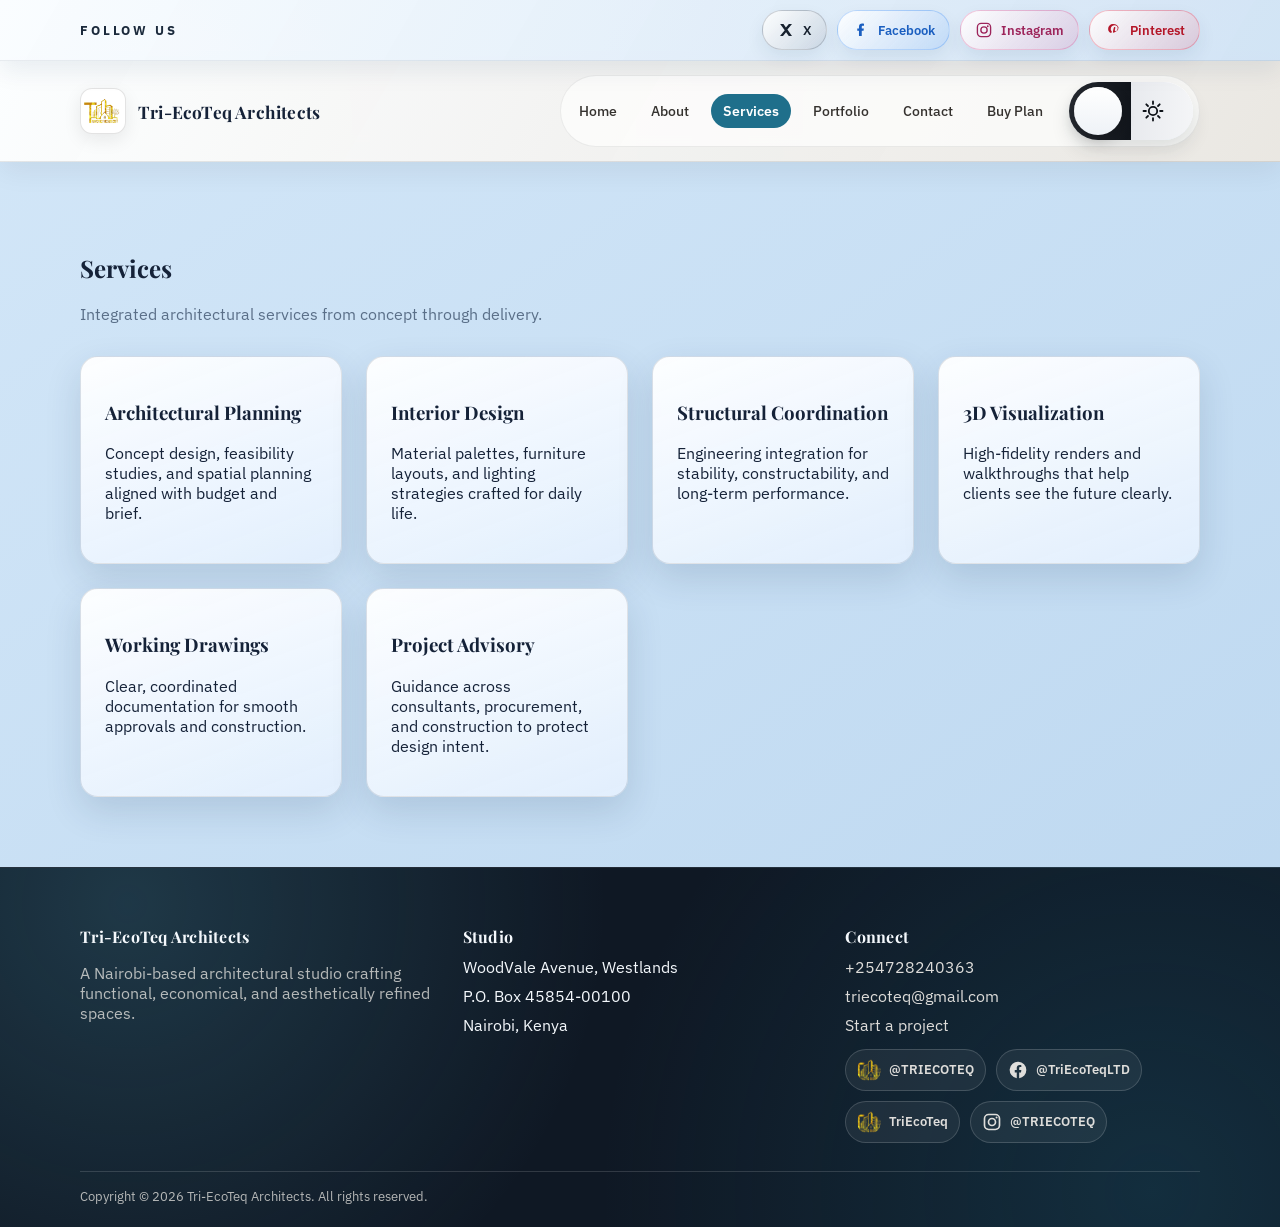
<file: services.html>
<!doctype html>
<html lang="en">
  <head>
    <meta charset="utf-8" />
    <meta name="viewport" content="width=device-width, initial-scale=1" />
    <title>Services | Tri-EcoTeq Architects</title>
    <link rel="icon" type="image/png" href="/assets/favicon/logo-favicon.png" />
    <meta name="description" content="Tri-EcoTeq Architects is a Nairobi-based architectural and interior design studio creating functional, economical, and aesthetically refined spaces." />
    <link rel="preconnect" href="https://fonts.googleapis.com" />
    <link rel="preconnect" href="https://fonts.gstatic.com" crossorigin />
    <link href="https://fonts.googleapis.com/css2?family=Playfair+Display:wght@400;600;700&family=IBM+Plex+Sans:wght@300;400;500;600&display=swap" rel="stylesheet" />
    <link rel="stylesheet" href="/assets/theme-toggle.css" />
    <link rel="stylesheet" href="/assets/page-loader.css" />
    <link rel="stylesheet" href="/assets/social-bar.css" />
    <style>
      :root {
        --bg: #e3f0fb;
        --bg-alt: #d7e7f6;
        --text: #152238;
        --muted: #5a6f88;
        --accent: #1f6f8b;
        --accent-2: #4f9db5;
        --card: #f7fbff;
        --border: rgba(21, 34, 56, 0.12);
        --shadow: 0 14px 36px rgba(22, 51, 84, 0.14);
      }

      * {
        box-sizing: border-box;
      }

      body {
        margin: 0;
        font-family: "IBM Plex Sans", sans-serif;
        color: var(--text);
        background:
          radial-gradient(circle at 12% 10%, #d9ecff 0%, #c8e2f9 36%, transparent 60%),
          linear-gradient(180deg, #d5e8f8 0%, #deedf9 52%, var(--bg) 100%);
      }

      a {
        color: inherit;
        text-decoration: none;
      }

      main {
        min-height: 70vh;
      }

      .container {
        width: min(1120px, 90%);
        margin: 0 auto;
      }

      .site-header {
        position: sticky;
        top: 0;
        z-index: 20;
        background: linear-gradient(120deg, rgba(255, 255, 255, 0.92), rgba(236, 231, 223, 0.9));
        backdrop-filter: blur(12px);
        border-bottom: 1px solid rgba(28, 27, 26, 0.1);
        box-shadow: 0 10px 26px rgba(20, 20, 20, 0.06);
      }

      .nav {
        display: flex;
        align-items: center;
        justify-content: space-between;
        padding: 14px 0;
        gap: 16px;
      }

      .brand {
        display: flex;
        align-items: center;
        gap: 12px;
        font-family: "Playfair Display", serif;
        flex-shrink: 0;
      }

      .brand-text {
        font-size: 1.08rem;
        font-weight: 700;
        letter-spacing: 0.2px;
      }

      .brand-mark {
        width: 46px;
        height: 46px;
        border-radius: 12px;
        overflow: hidden;
        border: 1px solid rgba(28, 27, 26, 0.12);
        background: #fff;
        display: inline-flex;
        align-items: center;
        justify-content: center;
        box-shadow: 0 6px 18px rgba(0, 0, 0, 0.08);
      }

      .brand-mark img {
        width: 100%;
        height: 100%;
        object-fit: contain;
        display: block;
      }

      .nav-links {
        display: flex;
        gap: 10px;
        align-items: center;
        font-size: 14px;
        background: rgba(255, 255, 255, 0.66);
        border: 1px solid rgba(28, 27, 26, 0.08);
        border-radius: 999px;
        padding: 6px;
      }

      .nav-links a {
        padding: 8px 12px;
        border-radius: 999px;
        font-weight: 500;
        color: #35322f;
        transition: background-color 0.2s ease, color 0.2s ease, transform 0.2s ease;
      }

      .nav-links a:hover {
        background: rgba(58, 90, 75, 0.12);
        color: var(--accent);
        transform: translateY(-1px);
      }

      .nav-links a.active {
        font-weight: 600;
        color: #fff;
        background: var(--accent);
        text-decoration: none;
      }

      .nav-links .cta {
        background: transparent;
        color: #35322f;
      }

      .nav-links .cta:hover {
        background: rgba(58, 90, 75, 0.12);
        color: var(--accent);
      }

      .hero {
        padding: 80px 0 60px;
      }

      .hero-grid {
        display: grid;
        grid-template-columns: repeat(auto-fit, minmax(280px, 1fr));
        gap: 40px;
        align-items: center;
      }

      .hero-image {
        height: 420px;
        border-radius: 24px;
        background-size: cover;
        background-position: center;
        box-shadow: var(--shadow);
        position: relative;
        overflow: hidden;
      }

      .hero-slide {
        position: absolute;
        inset: 0;
        background-size: cover;
        background-position: center;
        transform: scale(1);
        animation: heroZoom 18s ease-in-out infinite alternate;
        will-change: transform;
      }

      @keyframes heroZoom {
        0% {
          transform: scale(1) translate(0%, 0%);
        }
        100% {
          transform: scale(1.12) translate(-2%, -2%);
        }
      }

      .eyebrow {
        text-transform: uppercase;
        letter-spacing: 2px;
        font-size: 12px;
        color: var(--muted);
      }

      h1, h2, h3 {
        font-family: "Playfair Display", serif;
      }

      h1 {
        font-size: clamp(2.5rem, 4vw, 3.6rem);
        margin: 12px 0;
      }

      .lead {
        font-size: 1.1rem;
        color: var(--muted);
        line-height: 1.8;
      }

      .hero-actions {
        display: flex;
        gap: 12px;
        margin-top: 24px;
        flex-wrap: wrap;
      }

      .button {
        padding: 12px 20px;
        border-radius: 999px;
        background: var(--accent);
        color: #fff;
        font-weight: 500;
        border: none;
        display: inline-flex;
        align-items: center;
        justify-content: center;
        transition: transform 0.2s ease, box-shadow 0.2s ease;
      }

      .button:hover {
        transform: translateY(-2px);
        box-shadow: var(--shadow);
      }

      .button.ghost {
        background: transparent;
        border: 1px solid var(--accent);
        color: var(--accent);
      }

      .section {
        padding: 70px 0;
      }

      .section.alt {
        background:
          linear-gradient(145deg, rgba(207, 229, 248, 0.7), rgba(184, 213, 239, 0.78)),
          var(--bg-alt);
      }

      .section-header {
        margin-bottom: 32px;
      }

      .grid-3 {
        display: grid;
        grid-template-columns: repeat(auto-fit, minmax(240px, 1fr));
        gap: 24px;
      }

      .grid-2 {
        display: grid;
        grid-template-columns: repeat(auto-fit, minmax(260px, 1fr));
        gap: 32px;
      }

      .card {
        background: linear-gradient(160deg, rgba(255, 255, 255, 0.95), rgba(228, 240, 254, 0.9));
        padding: 24px;
        border-radius: 18px;
        box-shadow: var(--shadow);
        border: 1px solid var(--border);
        transition: transform 0.22s ease, box-shadow 0.22s ease;
      }

      .card:hover {
        transform: translateY(-4px);
        box-shadow: 0 18px 34px rgba(18, 52, 89, 0.18);
      }

      .project-card {
        display: flex;
        flex-direction: column;
        background: linear-gradient(180deg, rgba(255, 255, 255, 0.96), rgba(226, 239, 254, 0.9));
        border-radius: 18px;
        overflow: hidden;
        border: 1px solid var(--border);
        box-shadow: var(--shadow);
        transition: transform 0.22s ease, box-shadow 0.22s ease;
      }

      .project-card:hover {
        transform: translateY(-5px);
        box-shadow: 0 18px 34px rgba(18, 52, 89, 0.2);
      }

      .project-thumb {
        height: 200px;
        background-size: cover;
        background-position: center;
      }

      .project-meta {
        padding: 16px;
        background: rgba(247, 251, 255, 0.88);
      }

      .split {
        display: grid;
        grid-template-columns: 2fr 1fr;
        gap: 32px;
        align-items: center;
      }

      .signature img {
        width: 100%;
        max-width: 260px;
      }

      .table-wrap {
        overflow-x: auto;
      }

      table {
        width: 100%;
        border-collapse: collapse;
        background: var(--card);
      }

      th, td {
        padding: 14px;
        border-bottom: 1px solid var(--border);
        text-align: left;
      }

      .page-hero {
        padding: 70px 0 40px;
      }

      .filters {
        display: flex;
        gap: 12px;
        margin-bottom: 24px;
      }

      select {
        padding: 10px 14px;
        border-radius: 10px;
        border: 1px solid var(--border);
        background: #fff;
      }

      .gallery {
        display: grid;
        grid-template-columns: repeat(auto-fit, minmax(220px, 1fr));
        gap: 18px;
      }

      .gallery-item {
        height: 200px;
        border-radius: 14px;
        background-size: cover;
        background-position: center;
        box-shadow: var(--shadow);
        border: 1px solid rgba(255, 255, 255, 0.75);
        transition: transform 0.22s ease, box-shadow 0.22s ease;
      }

      .gallery-item:hover {
        transform: translateY(-4px) scale(1.01);
        box-shadow: 0 18px 34px rgba(18, 52, 89, 0.2);
      }

      .team-grid {
        display: grid;
        grid-template-columns: repeat(auto-fit, minmax(220px, 1fr));
        gap: 24px;
      }

      .team-card {
        background: linear-gradient(175deg, rgba(255, 255, 255, 0.97), rgba(230, 241, 255, 0.9));
        border-radius: 18px;
        overflow: hidden;
        box-shadow: var(--shadow);
        border: 1px solid var(--border);
        transition: transform 0.22s ease, box-shadow 0.22s ease;
      }

      .team-card:hover {
        transform: translateY(-5px);
        box-shadow: 0 18px 34px rgba(18, 52, 89, 0.2);
      }

      .team-photo {
        height: 240px;
        background-size: cover;
        background-position: center;
      }

      .team-body {
        padding: 18px;
      }

      .form {
        display: grid;
        gap: 16px;
      }

      .input, .textarea {
        width: 100%;
        padding: 12px 14px;
        border-radius: 12px;
        border: 1px solid var(--border);
        font-family: inherit;
      }

      .textarea {
        min-height: 140px;
      }

      .site-footer {
        background:
          radial-gradient(circle at 10% 10%, rgba(79, 157, 181, 0.24), transparent 40%),
          radial-gradient(circle at 90% 90%, rgba(31, 111, 139, 0.25), transparent 46%),
          #0f1824;
        color: #f4f8fc;
        padding: 58px 0 22px;
        border-top: 1px solid rgba(255, 255, 255, 0.08);
      }

      .footer-grid {
        display: grid;
        grid-template-columns: repeat(auto-fit, minmax(220px, 1fr));
        gap: 28px;
      }

      .footer-title {
        font-weight: 700;
        margin-bottom: 10px;
        font-family: "Playfair Display", serif;
        letter-spacing: 0.25px;
      }

      .footer-bottom {
        margin-top: 28px;
        padding-top: 16px;
        border-top: 1px solid rgba(255, 255, 255, 0.14);
        color: rgba(244, 241, 236, 0.72);
        font-size: 13px;
      }

      .list {
        list-style: none;
        padding: 0;
        margin: 0;
        display: grid;
        gap: 9px;
      }

      .site-footer a {
        color: rgba(244, 241, 236, 0.9);
        text-decoration: none;
        transition: color 0.2s ease;
      }

      .site-footer a:hover {
        color: #8ed5ec;
      }

      .site-footer .muted {
        color: rgba(244, 241, 236, 0.72);
      }

      .social-links {
        display: flex;
        flex-wrap: wrap;
        gap: 10px;
        margin-top: 14px;
      }

      .social-link {
        display: inline-flex;
        align-items: center;
        gap: 8px;
        padding: 8px 11px;
        border-radius: 999px;
        border: 1px solid rgba(255, 255, 255, 0.16);
        background: rgba(255, 255, 255, 0.06);
        color: rgba(244, 241, 236, 0.9);
        font-weight: 600;
        font-size: 13px;
        transition: transform 0.2s ease, border-color 0.2s ease, background-color 0.2s ease, color 0.2s ease;
      }

      .social-link:hover {
        transform: translateY(-1px);
        border-color: rgba(142, 213, 236, 0.6);
        color: #8ed5ec;
        background: rgba(255, 255, 255, 0.12);
      }

      .social-link img {
        width: 24px;
        height: 24px;
        border-radius: 50%;
        object-fit: cover;
        display: block;
      }

      .social-icon {
        width: 20px;
        height: 20px;
      }

      .muted {
        color: var(--muted);
      }

      @media (max-width: 760px) {
        .nav {
          flex-direction: column;
          align-items: flex-start;
        }

        .nav-links {
          width: 100%;
          overflow-x: auto;
          -webkit-overflow-scrolling: touch;
          scrollbar-width: thin;
          justify-content: flex-start;
        }

        .nav-links a {
          white-space: nowrap;
        }

        .split {
          grid-template-columns: 1fr;
        }
      }
    </style>
  </head>
  <body>
    <div class="social-bar">
      <div class="container social-bar-inner">
        <span class="social-bar-label">Follow us</span>
        <nav class="social-bar-links" aria-label="Tri-EcoTeq social media">
          <a class="social-chip social-chip-x" href="https://x.com/TRIECOTEQ" target="_blank" rel="noopener noreferrer" aria-label="Follow Tri-EcoTeq on X">
            <svg viewBox="0 0 24 24" aria-hidden="true" class="chip-icon" fill="currentColor">
              <path d="M4.2 4H8.6l3.3 4.5L15.8 4H20l-6.1 7.4L20 20h-4.3l-3.6-4.9L8 20H4l6.3-7.6z"></path>
            </svg>
            <span class="chip-label">X</span>
          </a>
          <a class="social-chip social-chip-facebook" href="https://www.facebook.com/TriEcoTeqLTD" target="_blank" rel="noopener noreferrer" aria-label="Follow Tri-EcoTeq on Facebook">
            <svg viewBox="0 0 24 24" aria-hidden="true" class="chip-icon" fill="currentColor">
              <path d="M13 20v-7h2.4l.4-3H13V7.7c0-.9.3-1.5 1.7-1.5H16V3.5c-.8-.1-1.7-.2-2.5-.2-2.5 0-4.2 1.5-4.2 4.4V10H7v3h2.3v7z"></path>
            </svg>
            <span class="chip-label">Facebook</span>
          </a>
          <a class="social-chip social-chip-instagram" href="https://www.instagram.com/TRIECOTEQ" target="_blank" rel="noopener noreferrer" aria-label="Follow Tri-EcoTeq on Instagram">
            <svg viewBox="0 0 24 24" aria-hidden="true" class="chip-icon" fill="none" stroke="currentColor" stroke-width="1.8">
              <rect x="3.2" y="3.2" width="17.6" height="17.6" rx="5"></rect>
              <circle cx="12" cy="12" r="4.2"></circle>
              <circle cx="17" cy="7" r="1.2" fill="currentColor" stroke="none"></circle>
            </svg>
            <span class="chip-label">Instagram</span>
          </a>
          <a class="social-chip social-chip-pinterest" href="https://www.pinterest.com/triecoteq" target="_blank" rel="noopener noreferrer" aria-label="Follow Tri-EcoTeq on Pinterest">
            <svg viewBox="0 0 24 24" aria-hidden="true" class="chip-icon" fill="currentColor">
              <path d="M12.1 4a6.4 6.4 0 0 0-6.6 6.6c0 2.7 1.6 4.7 4 5.4.2.1.4 0 .4-.2l.5-1.7c0-.1 0-.2-.1-.3-1-.7-1.3-2-1.3-3.1 0-3 2.2-5.2 5.3-5.2 2.3 0 3.9 1.3 3.9 3.8 0 2.6-1.2 4.3-2.6 4.3-.8 0-1.4-.7-1.2-1.6l.6-2.5c.2-.8 0-1.4-.7-1.4-.6 0-1.2.7-1.4 1.6l-.7 2.8c-.3 1.2-.1 2.8-.1 3.1 0 .1.1.2.2.2 1.5-.6 3.8-1.7 3.8-1.7a6.2 6.2 0 0 0 3.3-5.6C19 6.4 15.9 4 12.2 4z"></path>
            </svg>
            <span class="chip-label">Pinterest</span>
          </a>
        </nav>
      </div>
    </div>
    <div class="page-loader" data-page-loader>
      <div class="page-loader-shell">
        <img class="page-loader-logo" src="/assets/brand/Tri-EcoTeq Architects Logo.png" alt="Tri-EcoTeq Architects logo" />
        <div class="page-loader-cycle" aria-hidden="true"></div>
      </div>
    </div>
    <header class="site-header">
      <div class="container nav">
        <a class="brand" href="index.html">
          <span class="brand-mark">
            <img src="/assets/brand/Tri-EcoTeq Architects Logo.png" alt="Tri-EcoTeq Architects logo" />
          </span>
          <span class="brand-text">Tri-EcoTeq Architects</span>
        </a>
        <nav class="nav-links">
          <a href="index.html">Home</a>
          <a href="about.html">About</a>
          <a class="active" href="services.html">Services</a>
          <a href="portfolio.html">Portfolio</a>
          <a class="cta" href="contact.html">Contact</a>
          <a class="cta" href="buy-plan.html">Buy Plan</a>
          <button class="theme-toggle theme-toggle-nav" data-theme-toggle type="button" aria-label="Toggle light and dark theme" aria-pressed="false" title="Toggle theme">
            <span class="theme-toggle-track" aria-hidden="true"></span>
            <span class="theme-toggle-icon moon" aria-hidden="true">
              <svg viewBox="0 0 24 24" fill="none">
                <path d="M14.8 3.2a8.8 8.8 0 1 0 6 15 8.1 8.1 0 0 1-6.8-8 8.1 8.1 0 0 1 .8-7z" fill="currentColor"></path>
                <path d="M18.5 6.2l.5 1.4 1.4.5-1.4.5-.5 1.4-.5-1.4-1.4-.5 1.4-.5.5-1.4zm2.6 4.4l.3.9.9.3-.9.3-.3.9-.3-.9-.9-.3.9-.3.3-.9z" fill="currentColor"></path>
              </svg>
            </span>
            <span class="theme-toggle-icon sun" aria-hidden="true">
              <svg viewBox="0 0 24 24" fill="none" stroke="currentColor" stroke-width="1.8" stroke-linecap="round">
                <circle cx="12" cy="12" r="4.2"></circle>
                <path d="M12 2.5v2.4M12 19.1v2.4M21.5 12h-2.4M4.9 12H2.5M18.7 5.3l-1.7 1.7M7 17l-1.7 1.7M18.7 18.7L17 17M7 7l-1.7-1.7"></path>
              </svg>
            </span>
            <span class="theme-toggle-thumb" aria-hidden="true"></span>
          </button>
        </nav>
      </div>
    </header>

    <main>
      <section id="services" class="section alt">
        <div class="container">
          <div class="section-header">
            <h2>Services</h2>
            <p class="muted">Integrated architectural services from concept through delivery.</p>
          </div>
          <div class="grid-3">
            <div class="card">
              <h3>Architectural Planning</h3>
              <p>Concept design, feasibility studies, and spatial planning aligned with budget and brief.</p>
            </div>
            <div class="card">
              <h3>Interior Design</h3>
              <p>Material palettes, furniture layouts, and lighting strategies crafted for daily life.</p>
            </div>
            <div class="card">
              <h3>Structural Coordination</h3>
              <p>Engineering integration for stability, constructability, and long-term performance.</p>
            </div>
            <div class="card">
              <h3>3D Visualization</h3>
              <p>High-fidelity renders and walkthroughs that help clients see the future clearly.</p>
            </div>
            <div class="card">
              <h3>Working Drawings</h3>
              <p>Clear, coordinated documentation for smooth approvals and construction.</p>
            </div>
            <div class="card">
              <h3>Project Advisory</h3>
              <p>Guidance across consultants, procurement, and construction to protect design intent.</p>
            </div>
          </div>
        </div>
      </section>
    </main>

    <footer class="site-footer">
      <div class="container footer-grid">
        <div>
          <div class="footer-title">Tri-EcoTeq Architects</div>
          <p class="muted">A Nairobi-based architectural studio crafting functional, economical, and aesthetically refined spaces.</p>
        </div>
        <div>
          <div class="footer-title">Studio</div>
          <ul class="list">
            <li>WoodVale Avenue, Westlands</li>
            <li>P.O. Box 45854-00100</li>
            <li>Nairobi, Kenya</li>
          </ul>
        </div>
        <div>
          <div class="footer-title">Connect</div>
          <ul class="list">
            <li><a href="tel:+254728240363">+254728240363</a></li>
            <li><a href="mailto:triecoteq@gmail.com">triecoteq@gmail.com</a></li>
            <li><a href="contact.html">Start a project</a></li>
          </ul>
          <div class="social-links" aria-label="Social media">
            <a class="social-link" href="https://x.com/TRIECOTEQ" target="_blank" rel="noopener noreferrer" aria-label="X (Twitter)">
              <img src="/assets/brand/Tri-EcoTeq Architects Logo.png" alt="Tri-EcoTeq on X" />
              <span>@TRIECOTEQ</span>
            </a>
            <a class="social-link" href="https://www.facebook.com/TriEcoTeqLTD" target="_blank" rel="noopener noreferrer" aria-label="Facebook">
              <svg class="social-icon" viewBox="0 0 24 24" fill="currentColor" aria-hidden="true">
                <path d="M22 12a10 10 0 1 0-11.5 9.9v-7h-2.4V12h2.4V9.8c0-2.4 1.4-3.7 3.5-3.7 1 0 2 .18 2 .18v2.2h-1.1c-1.1 0-1.5.7-1.5 1.4V12h2.6l-.4 2.9h-2.2v7A10 10 0 0 0 22 12z"></path>
              </svg>
              <span>@TriEcoTeqLTD</span>
            </a>
            <a class="social-link" href="https://www.pinterest.com/triecoteq" target="_blank" rel="noopener noreferrer" aria-label="Pinterest">
              <img src="/assets/brand/tri-ecoteq-architects-logo.png" alt="Tri-EcoTeq on Pinterest" />
              <span>TriEcoTeq</span>
            </a>
            <a class="social-link" href="https://www.instagram.com/TRIECOTEQ" target="_blank" rel="noopener noreferrer" aria-label="Instagram">
              <svg class="social-icon" viewBox="0 0 24 24" fill="none" stroke="currentColor" stroke-width="2" aria-hidden="true">
                <rect x="3" y="3" width="18" height="18" rx="5"></rect>
                <circle cx="12" cy="12" r="4.2"></circle>
                <circle cx="17.5" cy="6.5" r="1.2" fill="currentColor" stroke="none"></circle>
              </svg>
              <span>@TRIECOTEQ</span>
            </a>
          </div>
        </div>
      </div>
      <div class="container footer-bottom">Copyright &copy; 2026 Tri-EcoTeq Architects. All rights reserved.</div>
    </footer>

    <script src="/assets/page-loader.js"></script>
    <script src="/assets/theme-toggle.js"></script>
    <script>
      const categoryFilter = document.getElementById("categoryFilter");
      const yearFilter = document.getElementById("yearFilter");
      const projectCards = document.querySelectorAll("#projectsGrid .project-card");

      function applyFilters() {
        if (!projectCards.length) return;
        const cat = categoryFilter ? categoryFilter.value : "all";
        const year = yearFilter ? yearFilter.value : "all";

        projectCards.forEach(card => {
          const matchesCat = cat === "all" || card.dataset.category === cat;
          const matchesYear = year === "all" || card.dataset.year === year;
          card.style.display = matchesCat && matchesYear ? "flex" : "none";
        });
      }

      if (categoryFilter && yearFilter) {
        categoryFilter.addEventListener("change", applyFilters);
        yearFilter.addEventListener("change", applyFilters);
      }

      
    </script>
  </body>
</html>
</file>
<file: assets/theme-toggle.css>
:root {
  color-scheme: light;
}

body {
  transition: background 0.35s ease, color 0.35s ease;
}

body[data-theme="dark"] {
  --bg: #0f1722;
  --bg-alt: #111f2d;
  --text: #ebf3fb;
  --muted: #9cb1c5;
  --accent: #8ed5ec;
  --accent-2: #4f9db5;
  --card: #142131;
  --border: rgba(210, 227, 244, 0.12);
  --card-outline: rgba(142, 213, 236, 0.34);
  --shadow: 0 18px 38px rgba(0, 0, 0, 0.32);
  color-scheme: dark;
  background:
    radial-gradient(circle at 14% 8%, rgba(79, 157, 181, 0.18) 0%, rgba(17, 31, 45, 0) 38%),
    linear-gradient(180deg, #122030 0%, #0f1722 52%, var(--bg) 100%);
}

body[data-theme="dark"] .site-header {
  background: linear-gradient(120deg, rgba(18, 29, 43, 0.94), rgba(14, 23, 34, 0.92));
  border-bottom-color: rgba(255, 255, 255, 0.08);
  box-shadow: 0 10px 26px rgba(0, 0, 0, 0.22);
}

body[data-theme="dark"] .nav-links {
  background: rgba(255, 255, 255, 0.05);
  border-color: rgba(255, 255, 255, 0.08);
}

body[data-theme="dark"] .nav-links a,
body[data-theme="dark"] .nav-links .cta {
  color: #d8e5f1;
}

body[data-theme="dark"] .nav-links a:hover,
body[data-theme="dark"] .nav-links .cta:hover {
  background: rgba(142, 213, 236, 0.12);
  color: var(--accent);
}

body[data-theme="dark"] .brand-mark {
  background: rgba(255, 255, 255, 0.95);
  border-color: rgba(255, 255, 255, 0.14);
}

.theme-toggle {
  position: relative;
  width: 124px;
  height: 58px;
  border: 0;
  padding: 0;
  border-radius: 999px;
  cursor: pointer;
  background: linear-gradient(180deg, rgba(255, 255, 255, 0.92), rgba(223, 233, 243, 0.92));
  box-shadow:
    inset 0 1px 0 rgba(255, 255, 255, 0.85),
    0 10px 20px rgba(20, 30, 42, 0.12);
  transition: background 0.3s ease, box-shadow 0.3s ease, transform 0.2s ease;
}

.theme-toggle:hover {
  transform: translateY(-1px);
}

.theme-toggle-nav {
  flex: 0 0 auto;
  margin-left: 4px;
}

.theme-toggle-track {
  position: absolute;
  inset: 0;
  border-radius: inherit;
  background: linear-gradient(90deg, #262a31 0%, #11151b 50%, #e8eaee 50%, #f4f5f7 100%);
}

.theme-toggle-icon {
  position: absolute;
  top: 50%;
  transform: translateY(-50%);
  width: 24px;
  height: 24px;
  color: #0d1117;
  opacity: 0.78;
  transition: opacity 0.3s ease, color 0.3s ease;
  pointer-events: none;
}

.theme-toggle-icon svg {
  width: 100%;
  height: 100%;
  display: block;
}

.theme-toggle-icon.moon {
  left: 28px;
  color: #f5f7fa;
  opacity: 1;
}

.theme-toggle-icon.sun {
  right: 28px;
}

.theme-toggle-thumb {
  position: absolute;
  top: 5px;
  left: 5px;
  width: 48px;
  height: 48px;
  border-radius: 50%;
  background: linear-gradient(180deg, #ffffff 0%, #eef2f7 100%);
  box-shadow:
    0 6px 14px rgba(0, 0, 0, 0.2),
    inset 0 1px 1px rgba(255, 255, 255, 0.9);
  transition: transform 0.3s ease, background 0.3s ease;
}

.theme-toggle[aria-pressed="true"] .theme-toggle-thumb {
  transform: translateX(66px);
  background: linear-gradient(180deg, #323b46 0%, #1d242d 100%);
}

.theme-toggle[aria-pressed="true"] .theme-toggle-icon.sun {
  color: #56697d;
  opacity: 0.5;
}

.theme-toggle[aria-pressed="false"] .theme-toggle-icon.sun {
  opacity: 1;
}

.theme-toggle[aria-pressed="false"] .theme-toggle-icon.moon {
  opacity: 0.68;
}

body[data-theme="dark"] .card,
body[data-theme="dark"] .team-card,
body[data-theme="dark"] .project-card,
body[data-theme="dark"] .buy-plan-card,
body[data-theme="dark"] .cart-panel,
body[data-theme="dark"] .contact-form-card,
body[data-theme="dark"] .contact-info-card {
  background: linear-gradient(170deg, rgba(22, 35, 50, 0.96), rgba(16, 27, 39, 0.96));
  color: var(--text);
  border-color: var(--card-outline);
}

body[data-theme="dark"] .project-meta,
body[data-theme="dark"] .buy-plan-meta,
body[data-theme="dark"] .buy-plan-media,
body[data-theme="dark"] .cart-item,
body[data-theme="dark"] .cart-total,
body[data-theme="dark"] .payment-panel,
body[data-theme="dark"] .open-hours,
body[data-theme="dark"] .captcha-question {
  background: rgba(20, 32, 47, 0.94);
  color: var(--text);
}

body[data-theme="dark"] .section.alt {
  background:
    linear-gradient(145deg, rgba(17, 31, 45, 0.92), rgba(12, 22, 32, 0.94)),
    var(--bg-alt);
}

body[data-theme="dark"] select,
body[data-theme="dark"] .input,
body[data-theme="dark"] .textarea {
  background: #162230;
  color: var(--text);
  border-color: var(--border);
}

body[data-theme="dark"] .input::placeholder,
body[data-theme="dark"] .textarea::placeholder {
  color: #86a0b8;
}

body[data-theme="dark"] table {
  background: var(--card);
}

body[data-theme="dark"] th,
body[data-theme="dark"] td {
  border-bottom-color: var(--border);
}

body[data-theme="dark"] .muted,
body[data-theme="dark"] .form-note {
  color: var(--muted);
}

@media (max-width: 760px) {
  .theme-toggle {
    width: 110px;
    height: 52px;
  }

  .theme-toggle-thumb {
    width: 42px;
    height: 42px;
  }

  .theme-toggle[aria-pressed="true"] .theme-toggle-thumb {
    transform: translateX(58px);
  }

  .theme-toggle-icon.moon {
    left: 24px;
  }

  .theme-toggle-icon.sun {
    right: 24px;
  }
}
</file>
<file: assets/page-loader.css>
.page-loader {
  position: fixed;
  inset: 0;
  z-index: 9999;
  display: flex;
  align-items: center;
  justify-content: center;
  background: rgba(242, 246, 250, 0.96);
  opacity: 1;
  visibility: visible;
  transition: opacity 0.28s ease, visibility 0.28s ease;
}

body[data-theme="dark"] .page-loader {
  background: rgba(12, 19, 28, 0.96);
}

.page-loader.is-hidden {
  opacity: 0;
  visibility: hidden;
  pointer-events: none;
}

.page-loader-shell {
  display: grid;
  justify-items: center;
  gap: 18px;
}

.page-loader-logo {
  width: min(140px, 32vw);
  height: auto;
  display: block;
  object-fit: contain;
  filter: drop-shadow(0 12px 26px rgba(20, 34, 48, 0.16));
}

.page-loader-cycle {
  width: 44px;
  height: 44px;
  border-radius: 50%;
  border: 3px solid rgba(31, 111, 139, 0.18);
  border-top-color: #1f6f8b;
  animation: page-loader-spin 0.85s linear infinite;
}

body[data-theme="dark"] .page-loader-cycle {
  border-color: rgba(142, 213, 236, 0.18);
  border-top-color: #8ed5ec;
}

@keyframes page-loader-spin {
  to {
    transform: rotate(360deg);
  }
}
</file>
<file: assets/social-bar.css>
.social-bar {
  position: relative;
  z-index: 24;
  background: linear-gradient(120deg, rgba(255, 255, 255, 0.88), rgba(209, 227, 244, 0.92));
  border-bottom: 1px solid rgba(21, 34, 56, 0.08);
  box-shadow: 0 10px 24px rgba(18, 52, 89, 0.08);
}

body[data-theme="dark"] .social-bar {
  background: linear-gradient(120deg, rgba(18, 29, 43, 0.95), rgba(14, 23, 34, 0.94));
  border-bottom-color: rgba(255, 255, 255, 0.08);
  box-shadow: 0 12px 24px rgba(0, 0, 0, 0.22);
}

.social-bar-inner {
  display: flex;
  align-items: center;
  justify-content: space-between;
  gap: 18px;
  padding: 10px 0;
}

.social-bar-label {
  font-size: 13px;
  font-weight: 700;
  letter-spacing: 0.22em;
  text-transform: uppercase;
  color: #1b2a3c;
  white-space: nowrap;
}

body[data-theme="dark"] .social-bar-label {
  color: #d9e8f4;
}

.social-bar-links {
  display: flex;
  flex-wrap: wrap;
  justify-content: flex-end;
  gap: 10px;
}

.social-chip {
  --chip-bg: rgba(31, 111, 139, 0.14);
  --chip-border: rgba(31, 111, 139, 0.22);
  --chip-text: #123149;
  --chip-bg-dark: rgba(142, 213, 236, 0.18);
  --chip-border-dark: rgba(142, 213, 236, 0.26);
  --chip-text-dark: #eff8ff;
  display: inline-flex;
  align-items: center;
  gap: 8px;
  min-height: 40px;
  padding: 8px 14px;
  border-radius: 999px;
  border: 1px solid var(--chip-border);
  background: linear-gradient(135deg, rgba(255, 255, 255, 0.92), var(--chip-bg));
  color: var(--chip-text);
  font-size: 13px;
  font-weight: 600;
  box-shadow: 0 8px 18px rgba(17, 52, 89, 0.08);
  transition: transform 0.25s ease, box-shadow 0.25s ease, border-color 0.25s ease, background 0.25s ease;
}

body[data-theme="dark"] .social-chip {
  background: linear-gradient(135deg, rgba(16, 27, 39, 0.94), var(--chip-bg-dark));
  border-color: var(--chip-border-dark);
  color: var(--chip-text-dark);
  box-shadow: none;
}

.social-chip:hover {
  transform: translateY(-2px);
  box-shadow: 0 12px 22px rgba(18, 52, 89, 0.12);
}

body[data-theme="dark"] .social-chip:hover {
  box-shadow: 0 12px 22px rgba(0, 0, 0, 0.24);
}

.social-chip:focus-visible {
  outline: 2px solid #1f6f8b;
  outline-offset: 2px;
}

.social-chip-x {
  --chip-bg: rgba(15, 23, 42, 0.1);
  --chip-border: rgba(15, 23, 42, 0.18);
  --chip-text: #18222f;
  --chip-bg-dark: rgba(148, 163, 184, 0.16);
  --chip-border-dark: rgba(148, 163, 184, 0.28);
}

.social-chip-facebook {
  --chip-bg: rgba(24, 119, 242, 0.14);
  --chip-border: rgba(24, 119, 242, 0.24);
  --chip-text: #1b5fc0;
  --chip-bg-dark: rgba(96, 165, 250, 0.18);
  --chip-border-dark: rgba(96, 165, 250, 0.3);
}

.social-chip-instagram {
  --chip-bg: rgba(214, 41, 118, 0.14);
  --chip-border: rgba(214, 41, 118, 0.24);
  --chip-text: #9d255b;
  --chip-bg-dark: rgba(244, 114, 182, 0.18);
  --chip-border-dark: rgba(244, 114, 182, 0.3);
}

.social-chip-pinterest {
  --chip-bg: rgba(230, 0, 35, 0.13);
  --chip-border: rgba(230, 0, 35, 0.24);
  --chip-text: #b41629;
  --chip-bg-dark: rgba(248, 113, 113, 0.16);
  --chip-border-dark: rgba(248, 113, 113, 0.28);
}

.chip-icon {
  width: 18px;
  height: 18px;
  flex-shrink: 0;
}

.chip-label {
  line-height: 1;
}

@media (max-width: 760px) {
  .social-bar-inner {
    flex-direction: column;
    align-items: flex-start;
    padding: 12px 0;
  }

  .social-bar-links {
    width: 100%;
    justify-content: flex-start;
  }
}

@media (max-width: 540px) {
  .social-bar-inner {
    gap: 10px;
  }

  .social-bar-label {
    letter-spacing: 0.18em;
  }

  .social-chip {
    width: 42px;
    justify-content: center;
    padding: 0;
  }

  .chip-label {
    position: absolute;
    width: 1px;
    height: 1px;
    padding: 0;
    margin: -1px;
    overflow: hidden;
    clip: rect(0, 0, 0, 0);
    white-space: nowrap;
    border: 0;
  }
}
</file>
